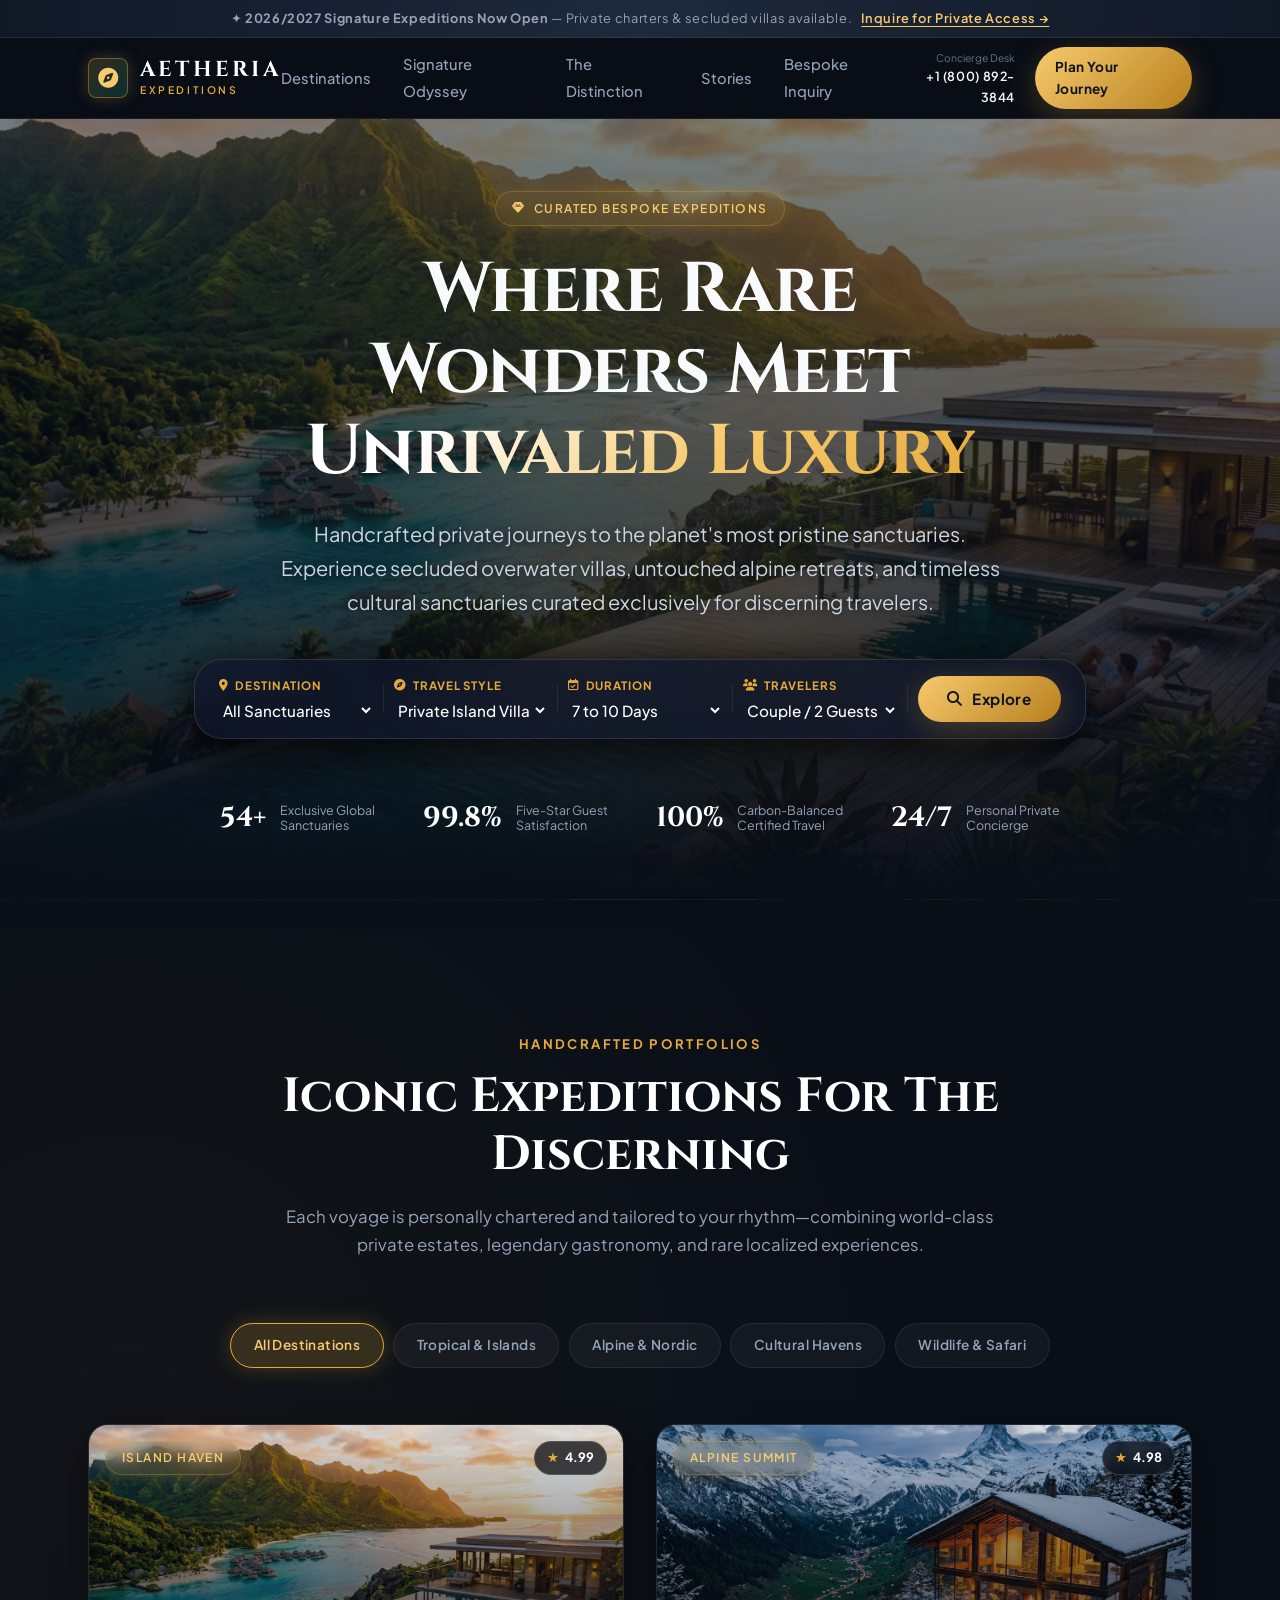
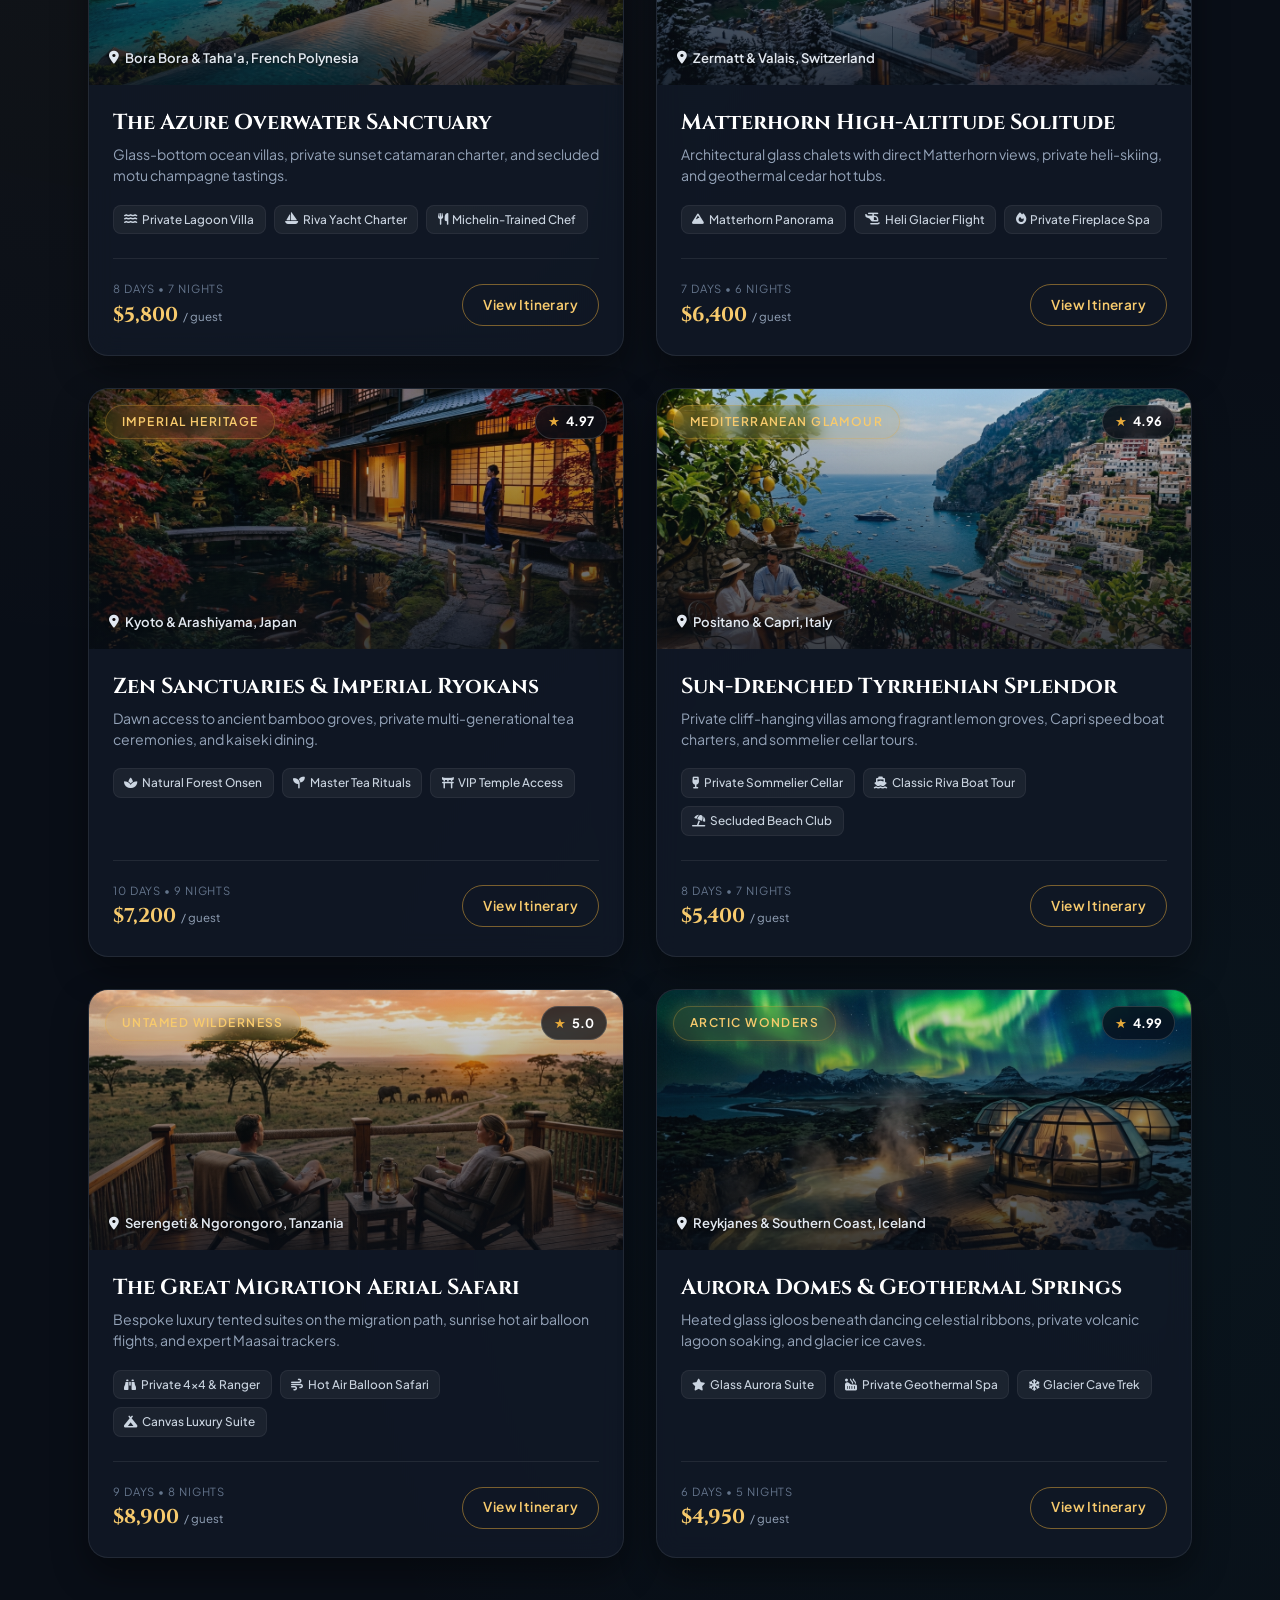
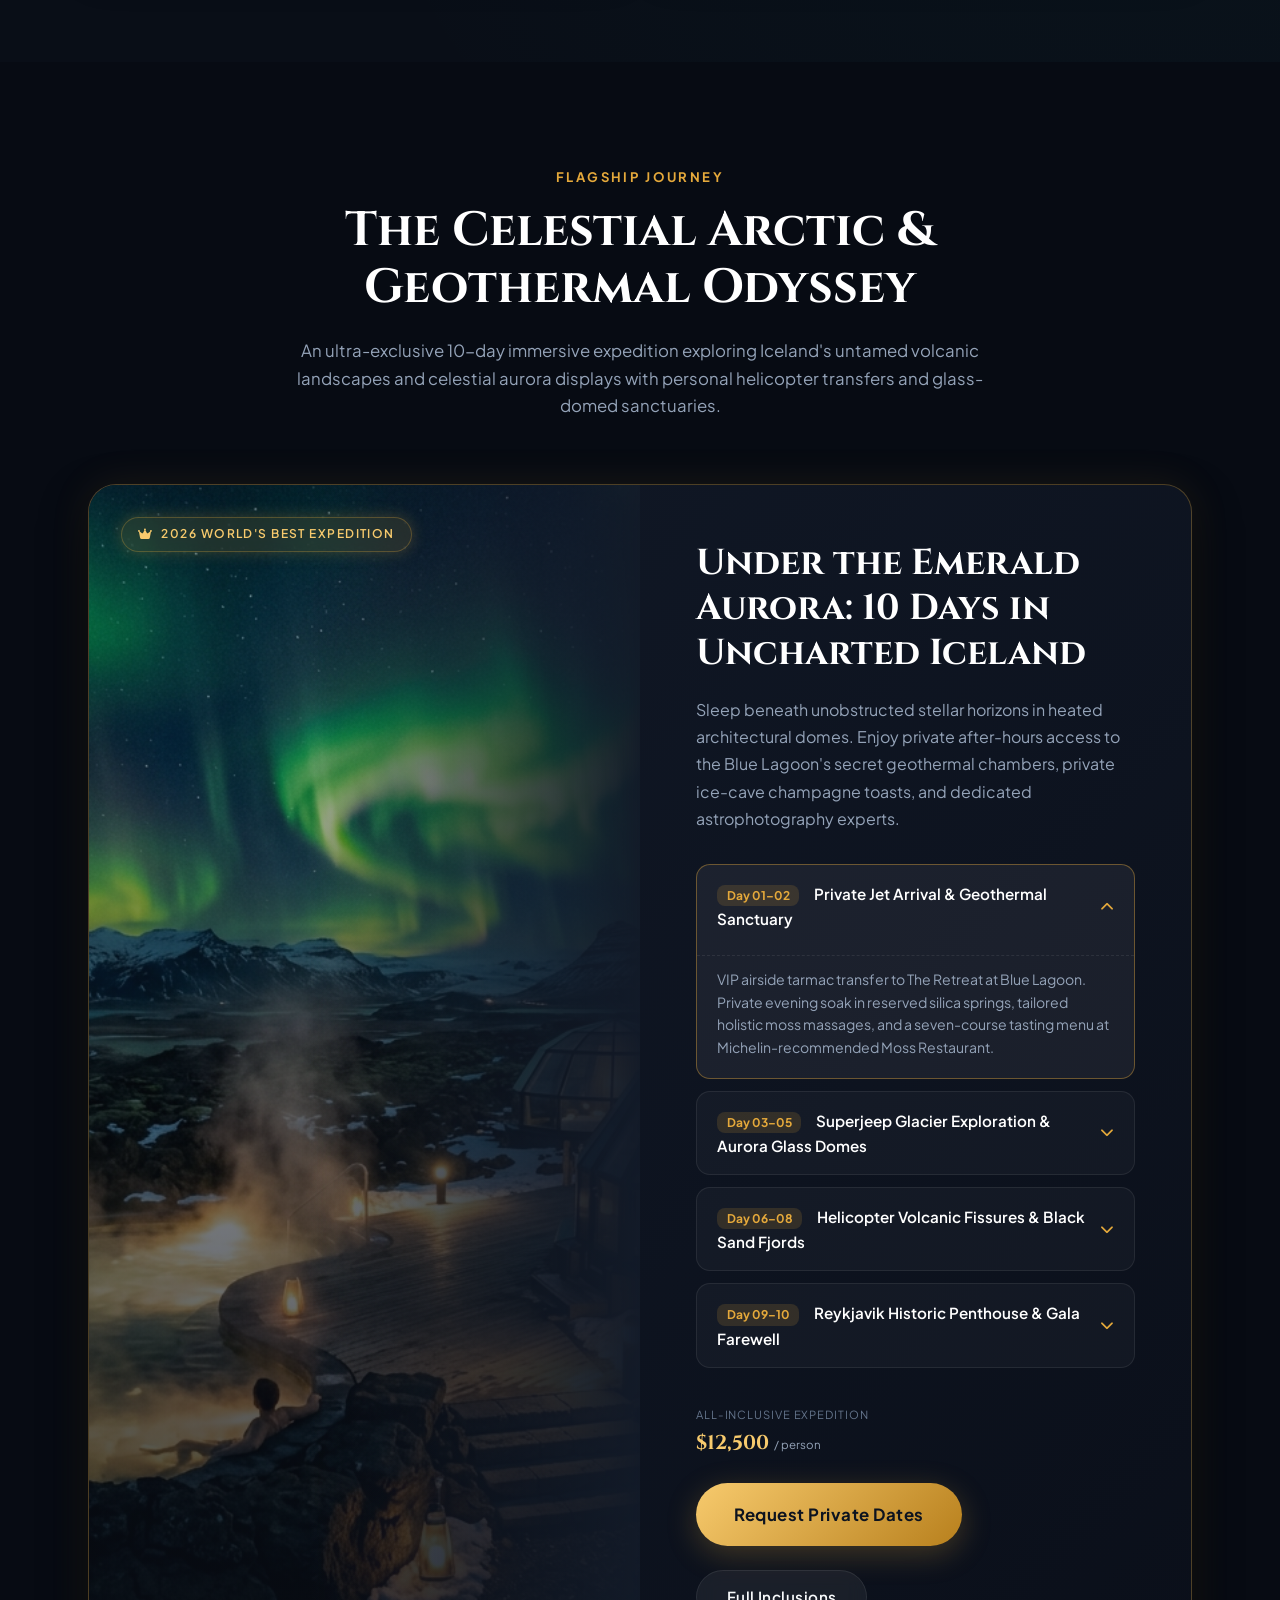
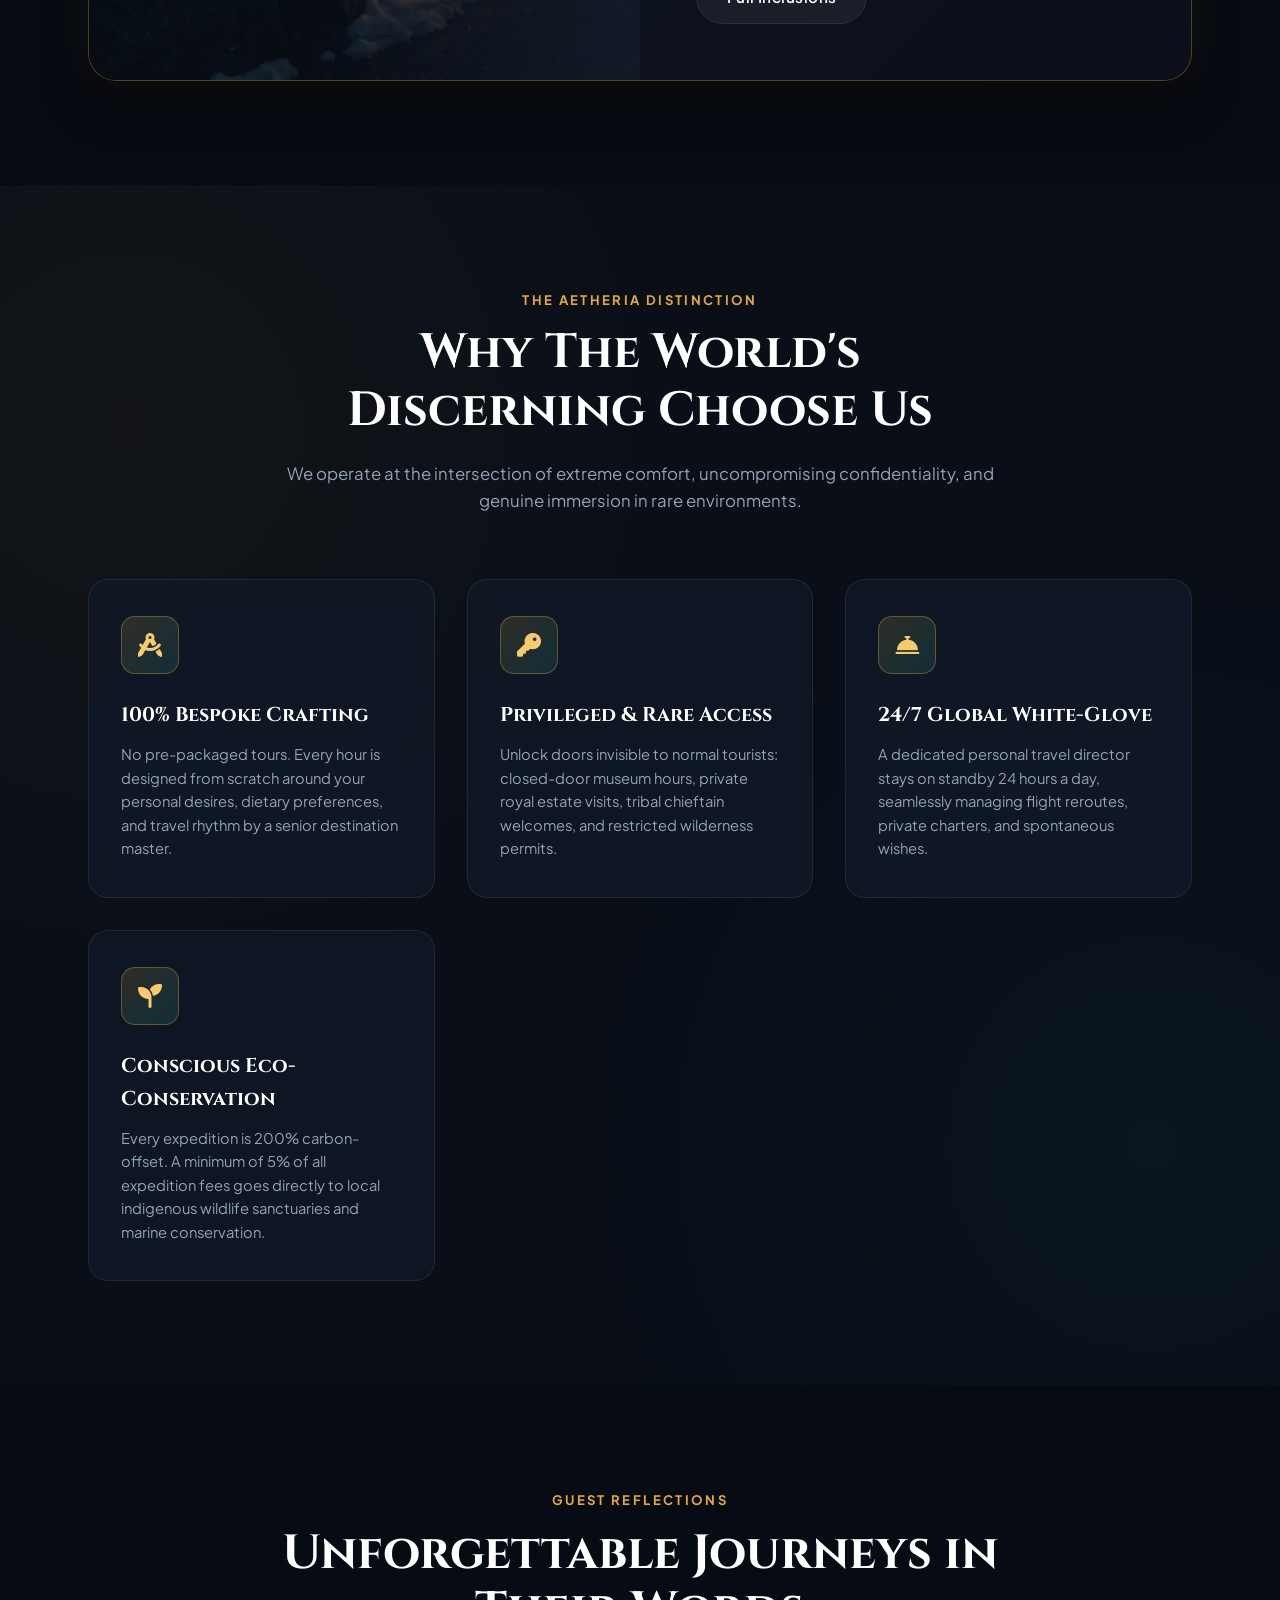
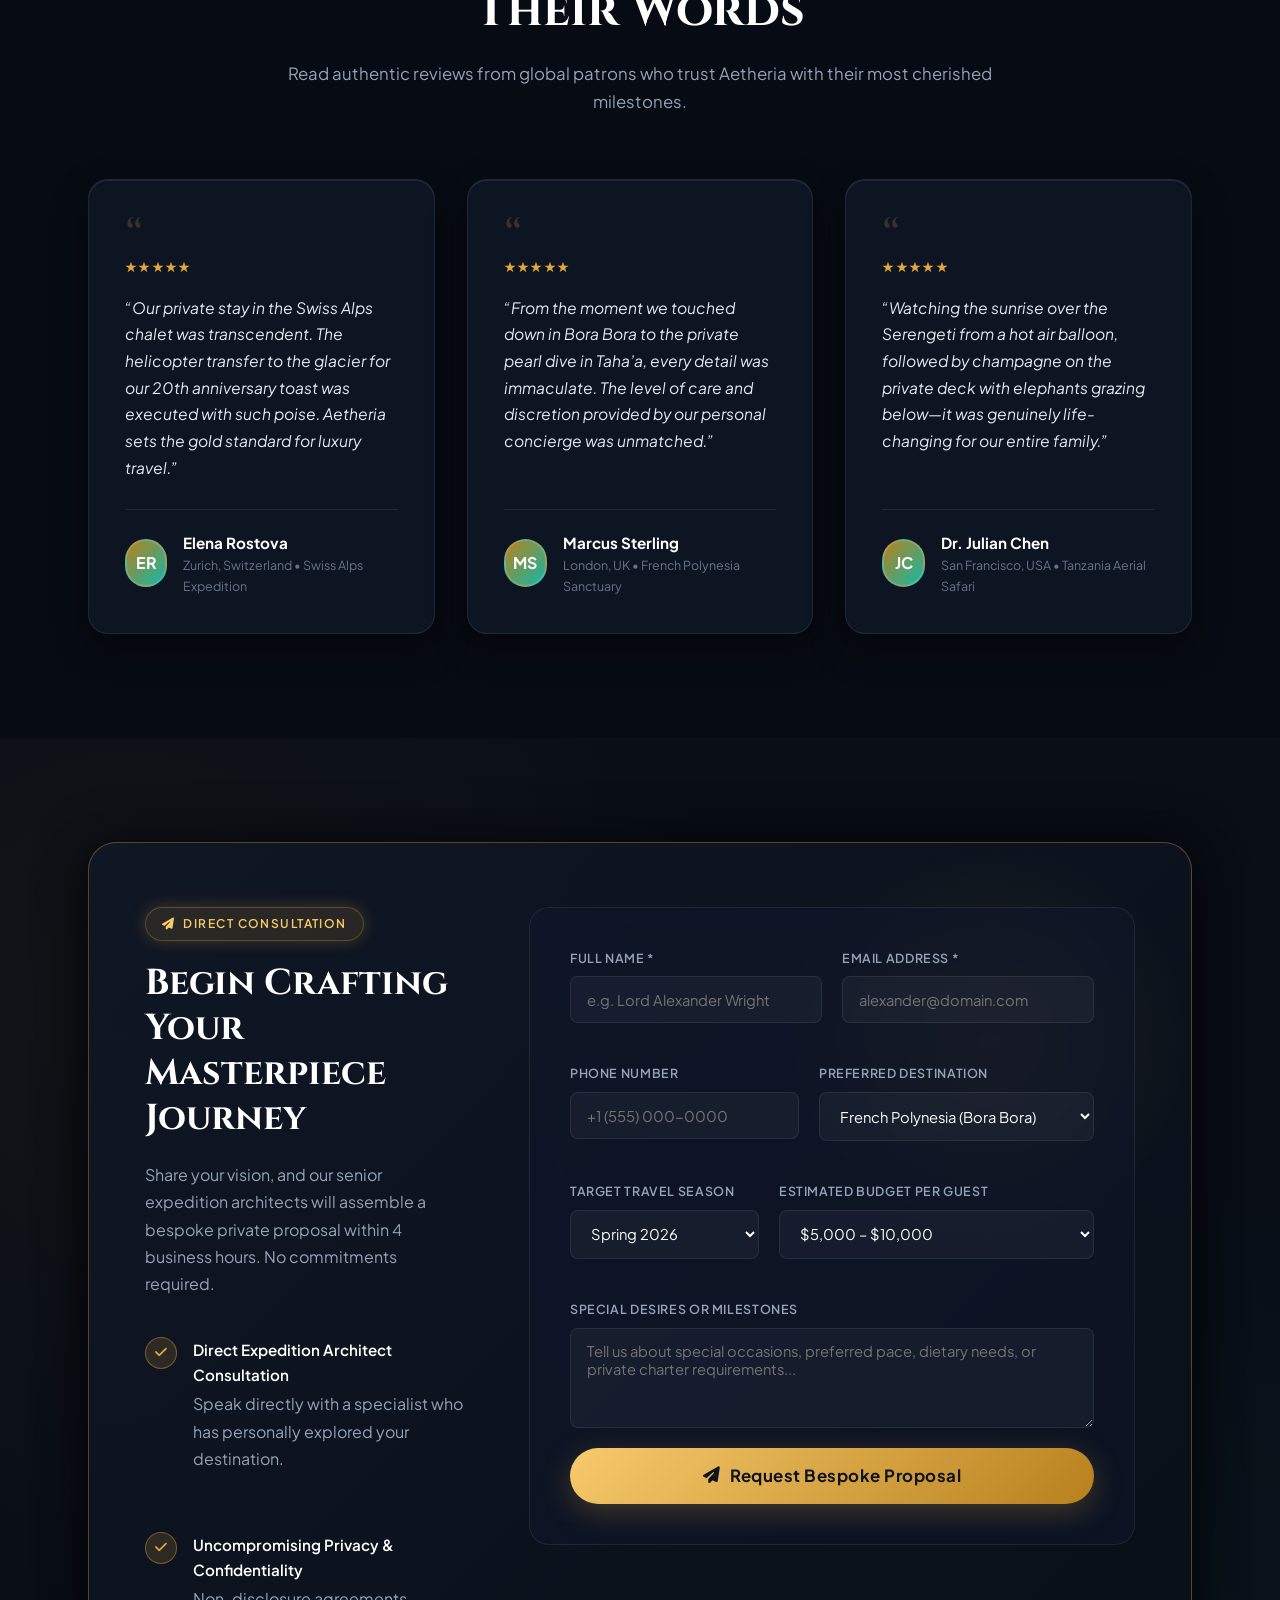
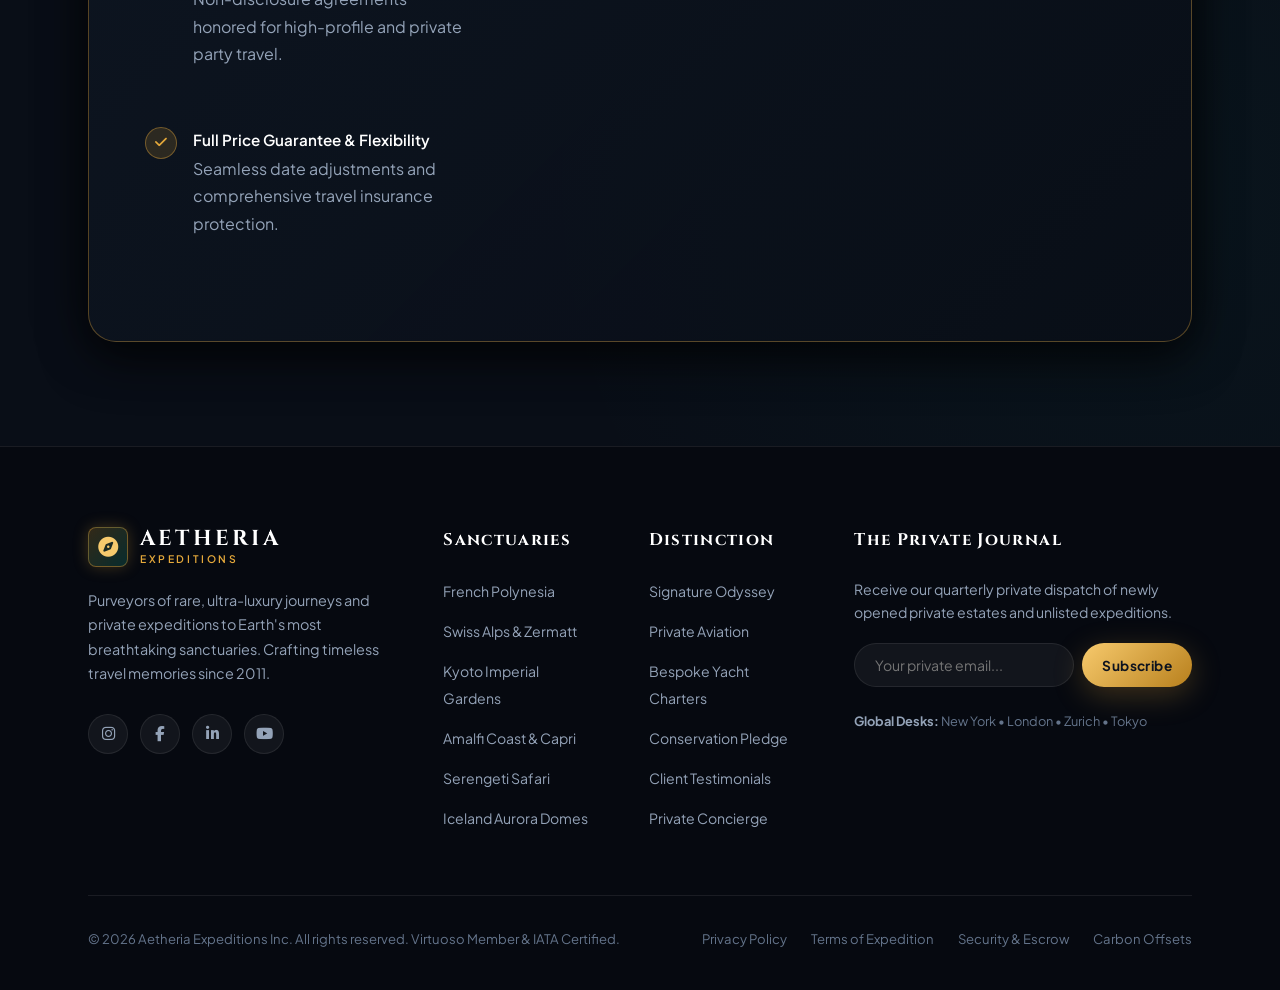
<file: index.html>
<!DOCTYPE html>
<html lang="en">
<head>
  <meta charset="UTF-8">
  <meta name="viewport" content="width=device-width, initial-scale=1.0">
  <title>AETHERIA EXPEDITIONS | Curated Luxury Travel & Bespoke Journeys</title>
  
  <!-- SEO Meta Tags -->
  <meta name="description" content="Aetheria Expeditions crafts bespoke, ultra-luxury journeys and private expeditions to the world's most breathtaking sanctuaries. Experience unforgettable travel.">
  <meta name="keywords" content="luxury travel agency, bespoke journeys, private expeditions, Bora Bora luxury, Swiss Alps chalet, Serengeti safari, Iceland aurora">
  
  <!-- Open Graph Meta Tags -->
  <meta property="og:title" content="AETHERIA EXPEDITIONS | Curated Luxury Travel">
  <meta property="og:description" content="Bespoke luxury expeditions to the world's most pristine and secluded havens.">
  <meta property="og:type" content="website">
  <meta property="og:image" content="images/hero.jpg">

  <!-- Favicon -->
  <link rel="icon" href="data:image/svg+xml,<svg xmlns=%22http://www.w3.org/2000/svg%22 viewBox=%220 0 100 100%22><text y=%22.9em%22 font-size=%2290%22>🧭</text></svg>">

  <!-- Font Awesome Icons CDN -->
  <link rel="stylesheet" href="https://cdnjs.cloudflare.com/ajax/libs/font-awesome/6.5.1/css/all.min.css" integrity="sha512-DTOQO9RWCH3ppGqcWaEA1BIZOC6xxalwEsw9c2QQeAIftl+Vegovlnee1c9QX4TctnWMn13TZye+giMm8e2LwA==" crossorigin="anonymous" referrerpolicy="no-referrer">

  <!-- Stylesheet -->
  <link rel="stylesheet" href="style.css">
</head>
<body>

  <!-- Top Announcement Bar -->
  <div class="announcement-bar">
    <div class="container">
      <span>✦ <strong>2026/2027 Signature Expeditions Now Open</strong> — Private charters & secluded villas available.</span>
      <a href="#inquiry">Inquire for Private Access →</a>
    </div>
  </div>

  <!-- Header Navigation -->
  <header class="site-header">
    <div class="container nav-container">
      <!-- Brand Logo -->
      <a href="#" class="brand-logo" id="logo">
        <div class="brand-icon">
          <i class="fa-solid fa-compass"></i>
        </div>
        <div class="brand-text">
          <span class="brand-title">AETHERIA</span>
          <span class="brand-tagline">Expeditions</span>
        </div>
      </a>

      <!-- Pure CSS Mobile Hamburger Toggle -->
      <input type="checkbox" id="nav-toggle" class="nav-toggle-input" aria-label="Toggle navigation menu">
      <label for="nav-toggle" class="nav-toggle-label" id="hamburger-menu">
        <span></span>
        <span></span>
        <span></span>
      </label>

      <!-- Navigation Links -->
      <nav>
        <ul class="nav-links">
          <li><a href="#destinations">Destinations</a></li>
          <li><a href="#signature">Signature Odyssey</a></li>
          <li><a href="#pillars">The Distinction</a></li>
          <li><a href="#testimonials">Stories</a></li>
          <li><a href="#inquiry">Bespoke Inquiry</a></li>
        </ul>
      </nav>

      <!-- Action Button & Quick Contact -->
      <div class="nav-actions">
        <div class="nav-contact-quick">
          <small>Concierge Desk</small>
          <span>+1 (800) 892-3844</span>
        </div>
        <a href="#inquiry" class="btn btn-primary btn-sm">Plan Your Journey</a>
      </div>
    </div>
  </header>

  <main>
    <!-- Hero Section -->
    <section class="hero-section" id="hero">
      <div class="hero-overlay-glow"></div>
      
      <div class="container hero-content">
        <div class="hero-badge-wrap">
          <span class="badge badge-glow">
            <i class="fa-solid fa-gem"></i> Curated Bespoke Expeditions
          </span>
        </div>

        <h1 class="hero-title">
          Where Rare Wonders Meet <br>
          <span class="gradient-text">Unrivaled Luxury</span>
        </h1>

        <p class="hero-description">
          Handcrafted private journeys to the planet's most pristine sanctuaries. Experience secluded overwater villas, untouched alpine retreats, and timeless cultural sanctuaries curated exclusively for discerning travelers.
        </p>

        <!-- Expedition Finder Search Bar -->
        <div class="hero-search-card">
          <form class="search-form-grid" action="#destinations" method="GET">
            <div class="search-field">
              <label class="search-label" for="search-destination">
                <i class="fa-solid fa-location-dot"></i> Destination
              </label>
              <select id="search-destination" class="search-select" name="destination">
                <option value="all">All Sanctuaries</option>
                <option value="polynesia">French Polynesia (Bora Bora)</option>
                <option value="alps">Swiss Alps & Zermatt</option>
                <option value="kyoto">Kyoto & Arashiyama, Japan</option>
                <option value="amalfi">Amalfi Coast, Italy</option>
                <option value="serengeti">Serengeti Plains, Tanzania</option>
                <option value="iceland">Southern Fjords, Iceland</option>
              </select>
            </div>

            <div class="search-field">
              <label class="search-label" for="search-style">
                <i class="fa-solid fa-compass"></i> Travel Style
              </label>
              <select id="search-style" class="search-select" name="style">
                <option value="private-island">Private Island Villa</option>
                <option value="alpine-heli">Heli-Ski & Alpine Solitude</option>
                <option value="cultural-heritage">Imperial Heritage & Zen</option>
                <option value="safari-wildlife">Wilderness & Aerial Safari</option>
                <option value="aurora-expedition">Arctic Aurora Retreat</option>
              </select>
            </div>

            <div class="search-field">
              <label class="search-label" for="search-duration">
                <i class="fa-regular fa-calendar-check"></i> Duration
              </label>
              <select id="search-duration" class="search-select" name="duration">
                <option value="7-10">7 to 10 Days</option>
                <option value="10-14">10 to 14 Days</option>
                <option value="14-plus">2+ Weeks (Grand Tour)</option>
                <option value="custom">Custom Itinerary</option>
              </select>
            </div>

            <div class="search-field">
              <label class="search-label" for="search-travelers">
                <i class="fa-solid fa-users"></i> Travelers
              </label>
              <select id="search-travelers" class="search-select" name="travelers">
                <option value="couple">Couple / 2 Guests</option>
                <option value="solo">Solo Explorer</option>
                <option value="family">Private Family (3-6)</option>
                <option value="charter">Private Group Charter</option>
              </select>
            </div>

            <div class="search-btn-wrap">
              <button type="submit" class="btn btn-primary" id="search-btn">
                <i class="fa-solid fa-magnifying-glass"></i> Explore
              </button>
            </div>
          </form>
        </div>

        <!-- Trust Stats Bar -->
        <div class="hero-stats-row">
          <div class="hero-stat-item">
            <span class="hero-stat-num text-gold">54+</span>
            <span class="hero-stat-desc">Exclusive Global<br>Sanctuaries</span>
          </div>
          <div class="hero-stat-item">
            <span class="hero-stat-num text-gold">99.8%</span>
            <span class="hero-stat-desc">Five-Star Guest<br>Satisfaction</span>
          </div>
          <div class="hero-stat-item">
            <span class="hero-stat-num text-gold">100%</span>
            <span class="hero-stat-desc">Carbon-Balanced<br>Certified Travel</span>
          </div>
          <div class="hero-stat-item">
            <span class="hero-stat-num text-gold">24/7</span>
            <span class="hero-stat-desc">Personal Private<br>Concierge</span>
          </div>
        </div>

      </div>
    </section>

    <!-- Curated Destinations Grid -->
    <section class="section section-pattern" id="destinations">
      <div class="container">
        
        <div class="section-header">
          <span class="section-subtitle">Handcrafted Portfolios</span>
          <h2 class="section-title">Iconic Expeditions For The Discerning</h2>
          <p class="section-desc">
            Each voyage is personally chartered and tailored to your rhythm—combining world-class private estates, legendary gastronomy, and rare localized experiences.
          </p>
        </div>

        <!-- Pure CSS Filter Pills -->
        <div class="filter-container">
          <a href="#destinations" class="filter-btn active">All Destinations</a>
          <a href="#destinations" class="filter-btn">Tropical & Islands</a>
          <a href="#destinations" class="filter-btn">Alpine & Nordic</a>
          <a href="#destinations" class="filter-btn">Cultural Havens</a>
          <a href="#destinations" class="filter-btn">Wildlife & Safari</a>
        </div>

        <!-- Grid of 6 Featured Destinations -->
        <div class="destinations-grid">

          <!-- Destination 1: Bora Bora -->
          <article class="dest-card" id="card-borabora">
            <div class="dest-image-wrap">
              <img src="images/hero.jpg" alt="Luxury overwater villa in Bora Bora lagoon" class="dest-image" loading="lazy">
              <div class="dest-image-gradient"></div>
              <span class="badge badge-glow dest-badge-top">Island Haven</span>
              <div class="dest-rating">
                <span>★</span> 4.99
              </div>
              <div class="dest-location-tag">
                <i class="fa-solid fa-location-dot"></i> Bora Bora & Taha'a, French Polynesia
              </div>
            </div>
            <div class="dest-content">
              <h3 class="dest-title">The Azure Overwater Sanctuary</h3>
              <p class="dest-tagline">Glass-bottom ocean villas, private sunset catamaran charter, and secluded motu champagne tastings.</p>
              
              <ul class="dest-features-list">
                <li class="dest-feature-tag"><i class="fa-solid fa-water"></i> Private Lagoon Villa</li>
                <li class="dest-feature-tag"><i class="fa-solid fa-sailboat"></i> Riva Yacht Charter</li>
                <li class="dest-feature-tag"><i class="fa-solid fa-utensils"></i> Michelin-Trained Chef</li>
              </ul>

              <div class="dest-footer">
                <div class="dest-pricing">
                  <span class="dest-price-label">8 Days • 7 Nights</span>
                  <span class="dest-price-val">$5,800 <span class="dest-price-unit">/ guest</span></span>
                </div>
                <a href="#modal-borabora" class="btn btn-outline-gold btn-sm">View Itinerary</a>
              </div>
            </div>
          </article>

          <!-- Destination 2: Swiss Alps -->
          <article class="dest-card" id="card-alps">
            <div class="dest-image-wrap">
              <img src="images/alps.jpg" alt="Luxury Alpine chalet in Zermatt Swiss Alps" class="dest-image" loading="lazy">
              <div class="dest-image-gradient"></div>
              <span class="badge badge-glow dest-badge-top">Alpine Summit</span>
              <div class="dest-rating">
                <span>★</span> 4.98
              </div>
              <div class="dest-location-tag">
                <i class="fa-solid fa-location-dot"></i> Zermatt & Valais, Switzerland
              </div>
            </div>
            <div class="dest-content">
              <h3 class="dest-title">Matterhorn High-Altitude Solitude</h3>
              <p class="dest-tagline">Architectural glass chalets with direct Matterhorn views, private heli-skiing, and geothermal cedar hot tubs.</p>
              
              <ul class="dest-features-list">
                <li class="dest-feature-tag"><i class="fa-solid fa-mountain"></i> Matterhorn Panorama</li>
                <li class="dest-feature-tag"><i class="fa-solid fa-helicopter"></i> Heli Glacier Flight</li>
                <li class="dest-feature-tag"><i class="fa-solid fa-fire"></i> Private Fireplace Spa</li>
              </ul>

              <div class="dest-footer">
                <div class="dest-pricing">
                  <span class="dest-price-label">7 Days • 6 Nights</span>
                  <span class="dest-price-val">$6,400 <span class="dest-price-unit">/ guest</span></span>
                </div>
                <a href="#modal-alps" class="btn btn-outline-gold btn-sm">View Itinerary</a>
              </div>
            </div>
          </article>

          <!-- Destination 3: Kyoto Japan -->
          <article class="dest-card" id="card-kyoto">
            <div class="dest-image-wrap">
              <img src="images/kyoto.jpg" alt="Traditional luxury ryokan garden in Kyoto" class="dest-image" loading="lazy">
              <div class="dest-image-gradient"></div>
              <span class="badge badge-glow dest-badge-top">Imperial Heritage</span>
              <div class="dest-rating">
                <span>★</span> 4.97
              </div>
              <div class="dest-location-tag">
                <i class="fa-solid fa-location-dot"></i> Kyoto & Arashiyama, Japan
              </div>
            </div>
            <div class="dest-content">
              <h3 class="dest-title">Zen Sanctuaries & Imperial Ryokans</h3>
              <p class="dest-tagline">Dawn access to ancient bamboo groves, private multi-generational tea ceremonies, and kaiseki dining.</p>
              
              <ul class="dest-features-list">
                <li class="dest-feature-tag"><i class="fa-solid fa-spa"></i> Natural Forest Onsen</li>
                <li class="dest-feature-tag"><i class="fa-solid fa-seedling"></i> Master Tea Rituals</li>
                <li class="dest-feature-tag"><i class="fa-solid fa-torii-gate"></i> VIP Temple Access</li>
              </ul>

              <div class="dest-footer">
                <div class="dest-pricing">
                  <span class="dest-price-label">10 Days • 9 Nights</span>
                  <span class="dest-price-val">$7,200 <span class="dest-price-unit">/ guest</span></span>
                </div>
                <a href="#modal-kyoto" class="btn btn-outline-gold btn-sm">View Itinerary</a>
              </div>
            </div>
          </article>

          <!-- Destination 4: Amalfi Coast -->
          <article class="dest-card" id="card-amalfi">
            <div class="dest-image-wrap">
              <img src="images/amalfi.jpg" alt="Cliffside terrace in Positano Amalfi Coast" class="dest-image" loading="lazy">
              <div class="dest-image-gradient"></div>
              <span class="badge badge-glow dest-badge-top">Mediterranean Glamour</span>
              <div class="dest-rating">
                <span>★</span> 4.96
              </div>
              <div class="dest-location-tag">
                <i class="fa-solid fa-location-dot"></i> Positano & Capri, Italy
              </div>
            </div>
            <div class="dest-content">
              <h3 class="dest-title">Sun-Drenched Tyrrhenian Splendor</h3>
              <p class="dest-tagline">Private cliff-hanging villas among fragrant lemon groves, Capri speed boat charters, and sommelier cellar tours.</p>
              
              <ul class="dest-features-list">
                <li class="dest-feature-tag"><i class="fa-solid fa-wine-glass"></i> Private Sommelier Cellar</li>
                <li class="dest-feature-tag"><i class="fa-solid fa-ship"></i> Classic Riva Boat Tour</li>
                <li class="dest-feature-tag"><i class="fa-solid fa-umbrella-beach"></i> Secluded Beach Club</li>
              </ul>

              <div class="dest-footer">
                <div class="dest-pricing">
                  <span class="dest-price-label">8 Days • 7 Nights</span>
                  <span class="dest-price-val">$5,400 <span class="dest-price-unit">/ guest</span></span>
                </div>
                <a href="#modal-amalfi" class="btn btn-outline-gold btn-sm">View Itinerary</a>
              </div>
            </div>
          </article>

          <!-- Destination 5: Serengeti Safari -->
          <article class="dest-card" id="card-safari">
            <div class="dest-image-wrap">
              <img src="images/safari.jpg" alt="Luxury Serengeti safari lodge deck at sunset" class="dest-image" loading="lazy">
              <div class="dest-image-gradient"></div>
              <span class="badge badge-glow dest-badge-top">Untamed Wilderness</span>
              <div class="dest-rating">
                <span>★</span> 5.0
              </div>
              <div class="dest-location-tag">
                <i class="fa-solid fa-location-dot"></i> Serengeti & Ngorongoro, Tanzania
              </div>
            </div>
            <div class="dest-content">
              <h3 class="dest-title">The Great Migration Aerial Safari</h3>
              <p class="dest-tagline">Bespoke luxury tented suites on the migration path, sunrise hot air balloon flights, and expert Maasai trackers.</p>
              
              <ul class="dest-features-list">
                <li class="dest-feature-tag"><i class="fa-solid fa-binoculars"></i> Private 4x4 & Ranger</li>
                <li class="dest-feature-tag"><i class="fa-solid fa-wind"></i> Hot Air Balloon Safari</li>
                <li class="dest-feature-tag"><i class="fa-solid fa-campground"></i> Canvas Luxury Suite</li>
              </ul>

              <div class="dest-footer">
                <div class="dest-pricing">
                  <span class="dest-price-label">9 Days • 8 Nights</span>
                  <span class="dest-price-val">$8,900 <span class="dest-price-unit">/ guest</span></span>
                </div>
                <a href="#modal-safari" class="btn btn-outline-gold btn-sm">View Itinerary</a>
              </div>
            </div>
          </article>

          <!-- Destination 6: Iceland Aurora -->
          <article class="dest-card" id="card-iceland">
            <div class="dest-image-wrap">
              <img src="images/iceland.jpg" alt="Glass igloo under Northern Lights in Iceland" class="dest-image" loading="lazy">
              <div class="dest-image-gradient"></div>
              <span class="badge badge-glow dest-badge-top">Arctic Wonders</span>
              <div class="dest-rating">
                <span>★</span> 4.99
              </div>
              <div class="dest-location-tag">
                <i class="fa-solid fa-location-dot"></i> Reykjanes & Southern Coast, Iceland
              </div>
            </div>
            <div class="dest-content">
              <h3 class="dest-title">Aurora Domes & Geothermal Springs</h3>
              <p class="dest-tagline">Heated glass igloos beneath dancing celestial ribbons, private volcanic lagoon soaking, and glacier ice caves.</p>
              
              <ul class="dest-features-list">
                <li class="dest-feature-tag"><i class="fa-solid fa-star"></i> Glass Aurora Suite</li>
                <li class="dest-feature-tag"><i class="fa-solid fa-hot-tub-person"></i> Private Geothermal Spa</li>
                <li class="dest-feature-tag"><i class="fa-solid fa-snowflake"></i> Glacier Cave Trek</li>
              </ul>

              <div class="dest-footer">
                <div class="dest-pricing">
                  <span class="dest-price-label">6 Days • 5 Nights</span>
                  <span class="dest-price-val">$4,950 <span class="dest-price-unit">/ guest</span></span>
                </div>
                <a href="#modal-iceland" class="btn btn-outline-gold btn-sm">View Itinerary</a>
              </div>
            </div>
          </article>

        </div>
      </div>
    </section>

    <!-- Signature Odyssey Spotlight Section -->
    <section class="section section-dark" id="signature">
      <div class="container">
        
        <div class="section-header">
          <span class="section-subtitle">Flagship Journey</span>
          <h2 class="section-title">The Celestial Arctic & Geothermal Odyssey</h2>
          <p class="section-desc">
            An ultra-exclusive 10-day immersive expedition exploring Iceland's untamed volcanic landscapes and celestial aurora displays with personal helicopter transfers and glass-domed sanctuaries.
          </p>
        </div>

        <div class="spotlight-card">
          <!-- Spotlight Media -->
          <div class="spotlight-media">
            <img src="images/iceland.jpg" alt="Flagship Arctic Aurora Odyssey" loading="lazy">
            <div class="spotlight-media-overlay"></div>
            <span class="badge badge-glow spotlight-media-badge">
              <i class="fa-solid fa-crown"></i> 2026 World's Best Expedition
            </span>
          </div>

          <!-- Spotlight Content & Interactive Itinerary Accordion -->
          <div class="spotlight-content">
            <h3 class="spotlight-headline">Under the Emerald Aurora: 10 Days in Uncharted Iceland</h3>
            <p class="spotlight-desc">
              Sleep beneath unobstructed stellar horizons in heated architectural domes. Enjoy private after-hours access to the Blue Lagoon's secret geothermal chambers, private ice-cave champagne toasts, and dedicated astrophotography experts.
            </p>

            <!-- Pure CSS Interactive Accordion (<details>/<summary>) -->
            <div class="accordion-group">
              
              <details class="accordion-item" open>
                <summary class="accordion-header">
                  <div>
                    <span class="accordion-day-badge">Day 01–02</span>
                    Private Jet Arrival & Geothermal Sanctuary
                  </div>
                  <i class="fa-solid fa-chevron-down accordion-header-icon"></i>
                </summary>
                <div class="accordion-body">
                  VIP airside tarmac transfer to The Retreat at Blue Lagoon. Private evening soak in reserved silica springs, tailored holistic moss massages, and a seven-course tasting menu at Michelin-recommended Moss Restaurant.
                </div>
              </details>

              <details class="accordion-item">
                <summary class="accordion-header">
                  <div>
                    <span class="accordion-day-badge">Day 03–05</span>
                    Superjeep Glacier Exploration & Aurora Glass Domes
                  </div>
                  <i class="fa-solid fa-chevron-down accordion-header-icon"></i>
                </summary>
                <div class="accordion-body">
                  Specially built monster superjeeps navigate deep onto Langjökull Glacier to explore private crystalline blue ice caves. Check-in to secluded panoramic glass igloos engineered for pristine Northern Lights observation.
                </div>
              </details>

              <details class="accordion-item">
                <summary class="accordion-header">
                  <div>
                    <span class="accordion-day-badge">Day 06–08</span>
                    Helicopter Volcanic Fissures & Black Sand Fjords
                  </div>
                  <i class="fa-solid fa-chevron-down accordion-header-icon"></i>
                </summary>
                <div class="accordion-body">
                  Soar over eruptive volcanic craters and touch down on remote peaks inaccessible by land. Private zodiac sailings among the towering crystal icebergs of Jökulsárlón glacier lagoon.
                </div>
              </details>

              <details class="accordion-item">
                <summary class="accordion-header">
                  <div>
                    <span class="accordion-day-badge">Day 09–10</span>
                    Reykjavik Historic Penthouse & Gala Farewell
                  </div>
                  <i class="fa-solid fa-chevron-down accordion-header-icon"></i>
                </summary>
                <div class="accordion-body">
                  Exclusive private buyout of the Old Harbor luxury loft, private modern art gallery tour, and private Viking culinary feast prepared by Iceland's leading master chef.
                </div>
              </details>

            </div>

            <!-- Pricing & Reserve CTA -->
            <div class="spotlight-actions">
              <div>
                <span class="dest-price-label">All-Inclusive Expedition</span>
                <div class="dest-price-val">$12,500 <span class="dest-price-unit">/ person</span></div>
              </div>
              <a href="#inquiry" class="btn btn-primary btn-lg">Request Private Dates</a>
              <a href="#modal-iceland" class="btn btn-secondary">Full Inclusions</a>
            </div>

          </div>
        </div>

      </div>
    </section>

    <!-- The Aetheria Distinction (Why Us) -->
    <section class="section section-pattern" id="pillars">
      <div class="container">
        
        <div class="section-header">
          <span class="section-subtitle">The Aetheria Distinction</span>
          <h2 class="section-title">Why The World's Discerning Choose Us</h2>
          <p class="section-desc">
            We operate at the intersection of extreme comfort, uncompromising confidentiality, and genuine immersion in rare environments.
          </p>
        </div>

        <div class="pillars-grid">
          
          <div class="pillar-card">
            <div class="pillar-icon-box">
              <i class="fa-solid fa-compass-drafting"></i>
            </div>
            <h3 class="pillar-title">100% Bespoke Crafting</h3>
            <p class="pillar-desc">
              No pre-packaged tours. Every hour is designed from scratch around your personal desires, dietary preferences, and travel rhythm by a senior destination master.
            </p>
          </div>

          <div class="pillar-card">
            <div class="pillar-icon-box">
              <i class="fa-solid fa-key"></i>
            </div>
            <h3 class="pillar-title">Privileged & Rare Access</h3>
            <p class="pillar-desc">
              Unlock doors invisible to normal tourists: closed-door museum hours, private royal estate visits, tribal chieftain welcomes, and restricted wilderness permits.
            </p>
          </div>

          <div class="pillar-card">
            <div class="pillar-icon-box">
              <i class="fa-solid fa-bell-concierge"></i>
            </div>
            <h3 class="pillar-title">24/7 Global White-Glove</h3>
            <p class="pillar-desc">
              A dedicated personal travel director stays on standby 24 hours a day, seamlessly managing flight reroutes, private charters, and spontaneous wishes.
            </p>
          </div>

          <div class="pillar-card">
            <div class="pillar-icon-box">
              <i class="fa-solid fa-seedling"></i>
            </div>
            <h3 class="pillar-title">Conscious Eco-Conservation</h3>
            <p class="pillar-desc">
              Every expedition is 200% carbon-offset. A minimum of 5% of all expedition fees goes directly to local indigenous wildlife sanctuaries and marine conservation.
            </p>
          </div>

        </div>

      </div>
    </section>

    <!-- Traveler Stories / Testimonials -->
    <section class="section section-dark" id="testimonials">
      <div class="container">
        
        <div class="section-header">
          <span class="section-subtitle">Guest Reflections</span>
          <h2 class="section-title">Unforgettable Journeys in Their Words</h2>
          <p class="section-desc">
            Read authentic reviews from global patrons who trust Aetheria with their most cherished milestones.
          </p>
        </div>

        <div class="testimonials-grid">
          
          <div class="testimonial-card">
            <div class="quote-mark">“</div>
            <div class="testimonial-stars">★★★★★</div>
            <p class="testimonial-text">
              “Our private stay in the Swiss Alps chalet was transcendent. The helicopter transfer to the glacier for our 20th anniversary toast was executed with such poise. Aetheria sets the gold standard for luxury travel.”
            </p>
            <div class="testimonial-author-row">
              <div class="author-avatar">ER</div>
              <div class="author-info">
                <span class="author-name">Elena Rostova</span>
                <span class="author-role">Zurich, Switzerland • Swiss Alps Expedition</span>
              </div>
            </div>
          </div>

          <div class="testimonial-card">
            <div class="quote-mark">“</div>
            <div class="testimonial-stars">★★★★★</div>
            <p class="testimonial-text">
              “From the moment we touched down in Bora Bora to the private pearl dive in Taha’a, every detail was immaculate. The level of care and discretion provided by our personal concierge was unmatched.”
            </p>
            <div class="testimonial-author-row">
              <div class="author-avatar">MS</div>
              <div class="author-info">
                <span class="author-name">Marcus Sterling</span>
                <span class="author-role">London, UK • French Polynesia Sanctuary</span>
              </div>
            </div>
          </div>

          <div class="testimonial-card">
            <div class="quote-mark">“</div>
            <div class="testimonial-stars">★★★★★</div>
            <p class="testimonial-text">
              “Watching the sunrise over the Serengeti from a hot air balloon, followed by champagne on the private deck with elephants grazing below—it was genuinely life-changing for our entire family.”
            </p>
            <div class="testimonial-author-row">
              <div class="author-avatar">JC</div>
              <div class="author-info">
                <span class="author-name">Dr. Julian Chen</span>
                <span class="author-role">San Francisco, USA • Tanzania Aerial Safari</span>
              </div>
            </div>
          </div>

        </div>

      </div>
    </section>

    <!-- Bespoke Inquiry & Booking Form Section -->
    <section class="section section-pattern" id="inquiry">
      <div class="container">
        
        <div class="inquiry-wrapper">
          <div class="inquiry-grid">
            
            <div class="inquiry-content">
              <span class="badge badge-glow" style="margin-bottom: 1.25rem;">
                <i class="fa-solid fa-paper-plane"></i> Direct Consultation
              </span>
              <h3>Begin Crafting Your Masterpiece Journey</h3>
              <p>
                Share your vision, and our senior expedition architects will assemble a bespoke private proposal within 4 business hours. No commitments required.
              </p>

              <ul class="inquiry-perks-list">
                <li class="inquiry-perk-item">
                  <div class="inquiry-perk-icon"><i class="fa-solid fa-check"></i></div>
                  <div>
                    <h4 class="inquiry-perk-title">Direct Expedition Architect Consultation</h4>
                    <p class="inquiry-perk-desc">Speak directly with a specialist who has personally explored your destination.</p>
                  </div>
                </li>
                <li class="inquiry-perk-item">
                  <div class="inquiry-perk-icon"><i class="fa-solid fa-check"></i></div>
                  <div>
                    <h4 class="inquiry-perk-title">Uncompromising Privacy & Confidentiality</h4>
                    <p class="inquiry-perk-desc">Non-disclosure agreements honored for high-profile and private party travel.</p>
                  </div>
                </li>
                <li class="inquiry-perk-item">
                  <div class="inquiry-perk-icon"><i class="fa-solid fa-check"></i></div>
                  <div>
                    <h4 class="inquiry-perk-title">Full Price Guarantee & Flexibility</h4>
                    <p class="inquiry-perk-desc">Seamless date adjustments and comprehensive travel insurance protection.</p>
                  </div>
                </li>
              </ul>
            </div>

            <!-- Inquiry Form -->
            <form class="inquiry-form" action="#inquiry" method="POST">
              
              <div class="form-row">
                <div class="form-group">
                  <label class="form-label" for="guest-name">Full Name *</label>
                  <input type="text" id="guest-name" class="form-control" placeholder="e.g. Lord Alexander Wright" required>
                </div>
                <div class="form-group">
                  <label class="form-label" for="guest-email">Email Address *</label>
                  <input type="email" id="guest-email" class="form-control" placeholder="alexander@domain.com" required>
                </div>
              </div>

              <div class="form-row">
                <div class="form-group">
                  <label class="form-label" for="guest-phone">Phone Number</label>
                  <input type="tel" id="guest-phone" class="form-control" placeholder="+1 (555) 000-0000">
                </div>
                <div class="form-group">
                  <label class="form-label" for="guest-destination">Preferred Destination</label>
                  <select id="guest-destination" class="form-control">
                    <option value="polynesia">French Polynesia (Bora Bora)</option>
                    <option value="alps">Swiss Alps & Zermatt</option>
                    <option value="kyoto">Kyoto & Tokyo, Japan</option>
                    <option value="amalfi">Amalfi Coast & Capri, Italy</option>
                    <option value="serengeti">Serengeti Safari, Tanzania</option>
                    <option value="iceland">Iceland Aurora Expedition</option>
                    <option value="other">Bespoke Multi-Country Itinerary</option>
                  </select>
                </div>
              </div>

              <div class="form-row">
                <div class="form-group">
                  <label class="form-label" for="guest-date">Target Travel Season</label>
                  <select id="guest-date" class="form-control">
                    <option value="spring-2026">Spring 2026</option>
                    <option value="summer-2026">Summer 2026</option>
                    <option value="autumn-2026">Autumn / Fall 2026</option>
                    <option value="winter-2026-27">Winter 2026 / 2027</option>
                    <option value="2027-later">2027 or Beyond</option>
                  </select>
                </div>
                <div class="form-group">
                  <label class="form-label" for="guest-budget">Estimated Budget Per Guest</label>
                  <select id="guest-budget" class="form-control">
                    <option value="5k-10k">$5,000 – $10,000</option>
                    <option value="10k-20k">$10,000 – $20,000</option>
                    <option value="20k-50k">$20,000 – $50,000</option>
                    <option value="unlimited">Ultra-High Net Worth / Private Charter</option>
                  </select>
                </div>
              </div>

              <div class="form-group">
                <label class="form-label" for="guest-notes">Special Desires or Milestones</label>
                <textarea id="guest-notes" class="form-control" placeholder="Tell us about special occasions, preferred pace, dietary needs, or private charter requirements..."></textarea>
              </div>

              <button type="submit" class="btn btn-primary btn-lg" style="width: 100%;" id="submit-inquiry">
                <i class="fa-solid fa-paper-plane"></i> Request Bespoke Proposal
              </button>

            </form>

          </div>
        </div>

      </div>
    </section>
  </main>

  <!-- Pure CSS Interactive Modals for Destinations (Targeted via #modal-id) -->
  
  <!-- Modal 1: Bora Bora -->
  <div class="modal-overlay" id="modal-borabora">
    <div class="modal-card">
      <a href="#destinations" class="modal-close-btn" aria-label="Close modal">&times;</a>
      <img src="images/hero.jpg" alt="Bora Bora Overwater Sanctuary" class="modal-header-img">
      <div class="modal-body">
        <span class="badge badge-glow" style="margin-bottom: 0.75rem;">French Polynesia</span>
        <h3 class="modal-title">The Azure Overwater Sanctuary</h3>
        <p class="modal-subtitle">8 Days • 7 Nights • Private Atoll Experience</p>

        <div class="modal-specs-grid">
          <div class="modal-spec-item">
            <div class="modal-spec-label">Group Size</div>
            <div class="modal-spec-val">Private Couple / Family</div>
          </div>
          <div class="modal-spec-item">
            <div class="modal-spec-label">Accommodations</div>
            <div class="modal-spec-val">End-of-Pontoon Pool Villa</div>
          </div>
          <div class="modal-spec-item">
            <div class="modal-spec-label">Starting Rate</div>
            <div class="modal-spec-val text-gold">$5,800 / guest</div>
          </div>
        </div>

        <p style="color: var(--color-text-muted); line-height: 1.7; margin-bottom: 1.5rem;">
          Hovering over the crystal clear turquoise waters of Mount Otemanu's lagoon, this bespoke retreat offers uninhibited seclusion. Includes daily catamaran sails, private black pearl farm diving, traditional Polynesian outrigger breakfast deliveries, and an exclusive candlelit dinner on a deserted motu.
        </p>

        <div style="display: flex; gap: 1rem; align-items: center;">
          <a href="#inquiry" class="btn btn-primary">Book This Sanctuary</a>
          <a href="#destinations" class="btn btn-secondary">Back to Destinations</a>
        </div>
      </div>
    </div>
  </div>

  <!-- Modal 2: Swiss Alps -->
  <div class="modal-overlay" id="modal-alps">
    <div class="modal-card">
      <a href="#destinations" class="modal-close-btn" aria-label="Close modal">&times;</a>
      <img src="images/alps.jpg" alt="Swiss Alps Chalet" class="modal-header-img">
      <div class="modal-body">
        <span class="badge badge-glow" style="margin-bottom: 0.75rem;">Switzerland</span>
        <h3 class="modal-title">Matterhorn High-Altitude Solitude</h3>
        <p class="modal-subtitle">7 Days • 6 Nights • Valais Alpine Solitude</p>

        <div class="modal-specs-grid">
          <div class="modal-spec-item">
            <div class="modal-spec-label">Group Size</div>
            <div class="modal-spec-val">Up to 8 Guests</div>
          </div>
          <div class="modal-spec-item">
            <div class="modal-spec-label">Accommodations</div>
            <div class="modal-spec-val">Private Master Glass Chalet</div>
          </div>
          <div class="modal-spec-item">
            <div class="modal-spec-label">Starting Rate</div>
            <div class="modal-spec-val text-gold">$6,400 / guest</div>
          </div>
        </div>

        <p style="color: var(--color-text-muted); line-height: 1.7; margin-bottom: 1.5rem;">
          Nestled high on the cliffs of Zermatt with unobstructed panoramic views of the iconic Matterhorn. Features a private live-in Michelin-starred chef, daily private heli-skiing or scenic glacier landings, and open-air cedar hot tubs under the snowy starlit sky.
        </p>

        <div style="display: flex; gap: 1rem; align-items: center;">
          <a href="#inquiry" class="btn btn-primary">Book This Sanctuary</a>
          <a href="#destinations" class="btn btn-secondary">Back to Destinations</a>
        </div>
      </div>
    </div>
  </div>

  <!-- Modal 3: Kyoto Japan -->
  <div class="modal-overlay" id="modal-kyoto">
    <div class="modal-card">
      <a href="#destinations" class="modal-close-btn" aria-label="Close modal">&times;</a>
      <img src="images/kyoto.jpg" alt="Kyoto Ryokan" class="modal-header-img">
      <div class="modal-body">
        <span class="badge badge-glow" style="margin-bottom: 0.75rem;">Japan</span>
        <h3 class="modal-title">Zen Sanctuaries & Imperial Ryokans</h3>
        <p class="modal-subtitle">10 Days • 9 Nights • Kyoto & Arashiyama</p>

        <div class="modal-specs-grid">
          <div class="modal-spec-item">
            <div class="modal-spec-label">Access</div>
            <div class="modal-spec-val">Private Shinto Priest Welcome</div>
          </div>
          <div class="modal-spec-item">
            <div class="modal-spec-label">Accommodations</div>
            <div class="modal-spec-val">300-Year Heritage Onsen Suite</div>
          </div>
          <div class="modal-spec-item">
            <div class="modal-spec-label">Starting Rate</div>
            <div class="modal-spec-val text-gold">$7,200 / guest</div>
          </div>
        </div>

        <p style="color: var(--color-text-muted); line-height: 1.7; margin-bottom: 1.5rem;">
          Experience ancient Japan far removed from crowds. Enjoy sunrise solitude inside the Arashiyama bamboo forest before gates open, attend an intimate tea ceremony with an Urasenke master, and luxuriate in healing geothermal hot springs overlooking vibrant maples.
        </p>

        <div style="display: flex; gap: 1rem; align-items: center;">
          <a href="#inquiry" class="btn btn-primary">Book This Sanctuary</a>
          <a href="#destinations" class="btn btn-secondary">Back to Destinations</a>
        </div>
      </div>
    </div>
  </div>

  <!-- Modal 4: Amalfi Coast -->
  <div class="modal-overlay" id="modal-amalfi">
    <div class="modal-card">
      <a href="#destinations" class="modal-close-btn" aria-label="Close modal">&times;</a>
      <img src="images/amalfi.jpg" alt="Amalfi Coast Positano" class="modal-header-img">
      <div class="modal-body">
        <span class="badge badge-glow" style="margin-bottom: 0.75rem;">Italy</span>
        <h3 class="modal-title">Sun-Drenched Tyrrhenian Splendor</h3>
        <p class="modal-subtitle">8 Days • 7 Nights • Positano, Ravello & Capri</p>

        <div class="modal-specs-grid">
          <div class="modal-spec-item">
            <div class="modal-spec-label">Vessel</div>
            <div class="modal-spec-val">Private 48ft Riva Dolceriva</div>
          </div>
          <div class="modal-spec-item">
            <div class="modal-spec-label">Accommodations</div>
            <div class="modal-spec-val">Cliffside Villa with Lemon Grove</div>
          </div>
          <div class="modal-spec-item">
            <div class="modal-spec-label">Starting Rate</div>
            <div class="modal-spec-val text-gold">$5,400 / guest</div>
          </div>
        </div>

        <p style="color: var(--color-text-muted); line-height: 1.7; margin-bottom: 1.5rem;">
          Wake up to the scent of organic citrus and sweeping Mediterranean horizons. Glide past the Faraglioni rocks of Capri on your private vintage wooden yacht, dine in historic clifftop lemon groves, and gain VIP access to private wine estates in Ravello.
        </p>

        <div style="display: flex; gap: 1rem; align-items: center;">
          <a href="#inquiry" class="btn btn-primary">Book This Sanctuary</a>
          <a href="#destinations" class="btn btn-secondary">Back to Destinations</a>
        </div>
      </div>
    </div>
  </div>

  <!-- Modal 5: Serengeti Safari -->
  <div class="modal-overlay" id="modal-safari">
    <div class="modal-card">
      <a href="#destinations" class="modal-close-btn" aria-label="Close modal">&times;</a>
      <img src="images/safari.jpg" alt="Serengeti Safari Lodge" class="modal-header-img">
      <div class="modal-body">
        <span class="badge badge-glow" style="margin-bottom: 0.75rem;">Tanzania</span>
        <h3 class="modal-title">The Great Migration Aerial Safari</h3>
        <p class="modal-subtitle">9 Days • 8 Nights • Serengeti & Crater</p>

        <div class="modal-specs-grid">
          <div class="modal-spec-item">
            <div class="modal-spec-label">Flight</div>
            <div class="modal-spec-val">Bush Aviation & Balloon Safari</div>
          </div>
          <div class="modal-spec-item">
            <div class="modal-spec-label">Accommodations</div>
            <div class="modal-spec-val">Ultra-Luxe Mobile Tented Camp</div>
          </div>
          <div class="modal-spec-item">
            <div class="modal-spec-label">Starting Rate</div>
            <div class="modal-spec-val text-gold">$8,900 / guest</div>
          </div>
        </div>

        <p style="color: var(--color-text-muted); line-height: 1.7; margin-bottom: 1.5rem;">
          Follow millions of wildebeest and zebras with privileged access to protected concession areas away from mainstream tourist vehicles. Unwind with fine wines on elevated hardwood viewing decks under acacia trees and lantern-lit skies.
        </p>

        <div style="display: flex; gap: 1rem; align-items: center;">
          <a href="#inquiry" class="btn btn-primary">Book This Sanctuary</a>
          <a href="#destinations" class="btn btn-secondary">Back to Destinations</a>
        </div>
      </div>
    </div>
  </div>

  <!-- Modal 6: Iceland Aurora -->
  <div class="modal-overlay" id="modal-iceland">
    <div class="modal-card">
      <a href="#destinations" class="modal-close-btn" aria-label="Close modal">&times;</a>
      <img src="images/iceland.jpg" alt="Iceland Aurora Igloo" class="modal-header-img">
      <div class="modal-body">
        <span class="badge badge-glow" style="margin-bottom: 0.75rem;">Iceland</span>
        <h3 class="modal-title">Aurora Domes & Geothermal Springs</h3>
        <p class="modal-subtitle">6 Days • 5 Nights • Arctic Wonder Odyssey</p>

        <div class="modal-specs-grid">
          <div class="modal-spec-item">
            <div class="modal-spec-label">Guides</div>
            <div class="modal-spec-val">Dedicated Glaciologist & Photo Pro</div>
          </div>
          <div class="modal-spec-item">
            <div class="modal-spec-label">Accommodations</div>
            <div class="modal-spec-val">Panoramic Geothermal Glass Dome</div>
          </div>
          <div class="modal-spec-item">
            <div class="modal-spec-label">Starting Rate</div>
            <div class="modal-spec-val text-gold">$4,950 / guest</div>
          </div>
        </div>

        <p style="color: var(--color-text-muted); line-height: 1.7; margin-bottom: 1.5rem;">
          Watch vivid green and violet Aurora Borealis waves dance directly above your bed through custom thermo-glass geodesic domes. Soak in secluded natural volcanic hot springs and venture deep into luminescent blue glacier caves.
        </p>

        <div style="display: flex; gap: 1rem; align-items: center;">
          <a href="#inquiry" class="btn btn-primary">Book This Sanctuary</a>
          <a href="#destinations" class="btn btn-secondary">Back to Destinations</a>
        </div>
      </div>
    </div>
  </div>

  <!-- Footer -->
  <footer class="site-footer">
    <div class="container">
      <div class="footer-top">
        
        <!-- Brand Description -->
        <div>
          <a href="#" class="brand-logo">
            <div class="brand-icon">
              <i class="fa-solid fa-compass"></i>
            </div>
            <div class="brand-text">
              <span class="brand-title">AETHERIA</span>
              <span class="brand-tagline">Expeditions</span>
            </div>
          </a>
          <p class="footer-brand-desc">
            Purveyors of rare, ultra-luxury journeys and private expeditions to Earth's most breathtaking sanctuaries. Crafting timeless travel memories since 2011.
          </p>
          <div class="footer-social-links">
            <a href="#" class="social-link" aria-label="Instagram"><i class="fa-brands fa-instagram"></i></a>
            <a href="#" class="social-link" aria-label="Facebook"><i class="fa-brands fa-facebook-f"></i></a>
            <a href="#" class="social-link" aria-label="LinkedIn"><i class="fa-brands fa-linkedin-in"></i></a>
            <a href="#" class="social-link" aria-label="YouTube"><i class="fa-brands fa-youtube"></i></a>
          </div>
        </div>

        <!-- Destinations Links -->
        <div>
          <h4 class="footer-heading">Sanctuaries</h4>
          <ul class="footer-nav-list">
            <li><a href="#modal-borabora">French Polynesia</a></li>
            <li><a href="#modal-alps">Swiss Alps & Zermatt</a></li>
            <li><a href="#modal-kyoto">Kyoto Imperial Gardens</a></li>
            <li><a href="#modal-amalfi">Amalfi Coast & Capri</a></li>
            <li><a href="#modal-safari">Serengeti Safari</a></li>
            <li><a href="#modal-iceland">Iceland Aurora Domes</a></li>
          </ul>
        </div>

        <!-- Experience & Company -->
        <div>
          <h4 class="footer-heading">Distinction</h4>
          <ul class="footer-nav-list">
            <li><a href="#signature">Signature Odyssey</a></li>
            <li><a href="#pillars">Private Aviation</a></li>
            <li><a href="#pillars">Bespoke Yacht Charters</a></li>
            <li><a href="#pillars">Conservation Pledge</a></li>
            <li><a href="#testimonials">Client Testimonials</a></li>
            <li><a href="#inquiry">Private Concierge</a></li>
          </ul>
        </div>

        <!-- Newsletter & Global Desks -->
        <div class="footer-newsletter">
          <h4 class="footer-heading">The Private Journal</h4>
          <p>
            Receive our quarterly private dispatch of newly opened private estates and unlisted expeditions.
          </p>
          <form class="newsletter-form" action="#hero" method="POST">
            <input type="email" class="newsletter-input" placeholder="Your private email..." required>
            <button type="submit" class="btn btn-primary btn-sm">Subscribe</button>
          </form>
          <div style="margin-top: 1.5rem; font-size: 0.8rem; color: var(--color-text-dim);">
            <strong style="color: var(--color-text-muted);">Global Desks:</strong> New York • London • Zurich • Tokyo
          </div>
        </div>

      </div>

      <!-- Bottom Bar -->
      <div class="footer-bottom">
        <div>
          © 2026 Aetheria Expeditions Inc. All rights reserved. Virtuoso Member & IATA Certified.
        </div>
        <div class="footer-bottom-links">
          <a href="#">Privacy Policy</a>
          <a href="#">Terms of Expedition</a>
          <a href="#">Security & Escrow</a>
          <a href="#">Carbon Offsets</a>
        </div>
      </div>
    </div>
  </footer>

</body>
</html>
</file>
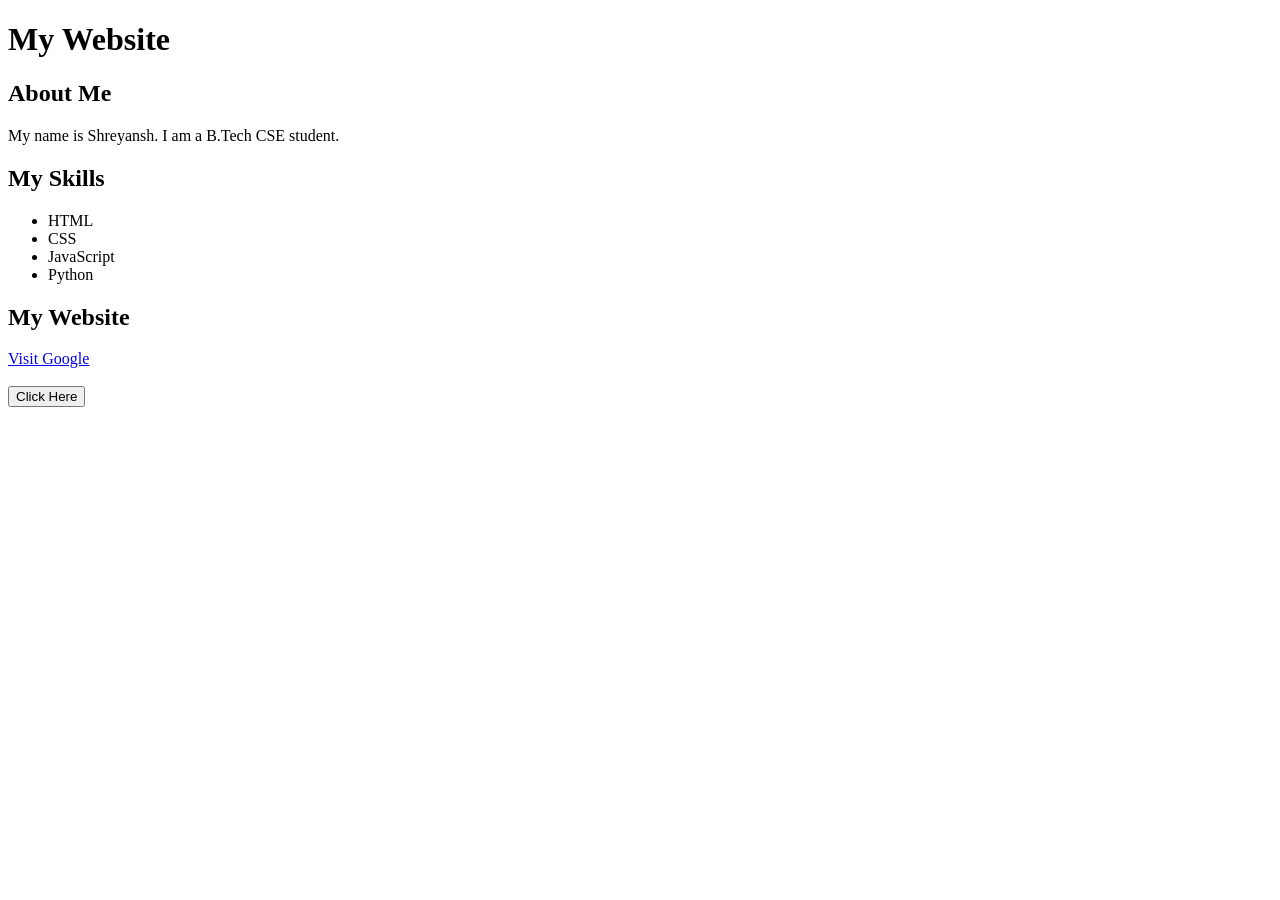
<file: basic code/index2.html>
<!DOCTYPE html>
<html>
<head>
    <title>Student Website</title>
</head>

<body>

    <h1>My Website</h1>

    <h2>About Me</h2>
    <p>My name is Shreyansh. I am a B.Tech CSE student.</p>

    <h2>My Skills</h2>

    <ul>
        <li>HTML</li>
        <li>CSS</li>
        <li>JavaScript</li>
        <li>Python</li>
    </ul>

    <h2>My Website</h2>
    <a href="https://www.google.com">Visit Google</a>

    <br><br>

    <button>Click Here</button>

</body>
</html>
</file>
<file: style.css>
/* ==========================================================================
   AETHERIA EXPEDITIONS — LUXURY TRAVEL AGENCY
   Design System & Styling (Pure Vanilla CSS)
   ========================================================================== */


/* --- Google Fonts Import --- */
@import url('https://fonts.googleapis.com/css2?family=Cinzel:wght@400;600;700;800&family=Plus+Jakarta+Sans:wght@300;400;500;600;700&display=swap');

/* --- CSS Variables / Design Tokens --- */
:root {
  /* Colors */
  --color-bg: #090e17;
  --color-bg-card: rgba(18, 26, 40, 0.75);
  --color-bg-card-hover: rgba(26, 37, 56, 0.88);
  --color-surface: #0f172a;
  --color-surface-light: #162238;
  
  --color-gold: #e5a93b;
  --color-gold-light: #f7ca6d;
  --color-gold-dark: #b8801d;
  --color-gold-glow: rgba(229, 169, 59, 0.25);
  
  --color-teal: #14b8a6;
  --color-teal-glow: rgba(20, 184, 166, 0.2);
  
  --color-text-main: #f8fafc;
  --color-text-muted: #94a3b8;
  --color-text-dim: #64748b;
  
  --color-border: rgba(255, 255, 255, 0.08);
  --color-border-hover: rgba(229, 169, 59, 0.35);
  --color-border-active: rgba(229, 169, 59, 0.6);

  /* Typography */
  --font-serif: 'Cinzel', Georgia, serif;
  --font-sans: 'Plus Jakarta Sans', -apple-system, BlinkMacSystemFont, 'Segoe UI', Roboto, sans-serif;

  /* Shadows & Glassmorphism */
  --shadow-sm: 0 4px 12px rgba(0, 0, 0, 0.25);
  --shadow-md: 0 10px 30px rgba(0, 0, 0, 0.35);
  --shadow-lg: 0 20px 45px rgba(0, 0, 0, 0.5);
  --shadow-gold: 0 8px 30px rgba(229, 169, 59, 0.25);
  --shadow-card: 0 15px 35px rgba(0, 0, 0, 0.4), inset 0 1px 0 rgba(255, 255, 255, 0.08);
  
  --glass-bg: rgba(15, 23, 42, 0.65);
  --glass-blur: blur(16px);

  /* Transitions */
  --transition-fast: 0.2s cubic-bezier(0.4, 0, 0.2, 1);
  --transition-normal: 0.35s cubic-bezier(0.4, 0, 0.2, 1);
  --transition-slow: 0.6s cubic-bezier(0.4, 0, 0.2, 1);

  /* Border Radii */
  --radius-sm: 8px;
  --radius-md: 14px;
  --radius-lg: 20px;
  --radius-xl: 28px;
  --radius-full: 9999px;
}

/* --- Base & Reset --- */
*, *::before, *::after {
  margin: 0;
  padding: 0;
  box-sizing: border-box;
}

html {
  scroll-behavior: smooth;
  font-size: 16px;
  color-scheme: dark;
}

body {
  font-family: var(--font-sans);
  background-color: var(--color-bg);
  color: var(--color-text-main);
  line-height: 1.65;
  overflow-x: hidden;
  -webkit-font-smoothing: antialiased;
  -moz-osx-font-smoothing: grayscale;
}

a {
  color: inherit;
  text-decoration: none;
  transition: color var(--transition-fast);
}

img {
  max-width: 100%;
  display: block;
  object-fit: cover;
}

button, input, select, textarea {
  font-family: inherit;
  font-size: inherit;
  color: inherit;
}

/* --- Utilities & Container --- */
.container {
  width: 90%;
  max-width: 1280px;
  margin-inline: auto;
  padding-inline: 1.5rem;
}

.text-gold {
  color: var(--color-gold);
}

.gradient-text {
  background: linear-gradient(135deg, #ffffff 20%, var(--color-gold-light) 60%, var(--color-gold) 100%);
  -webkit-background-clip: text;
  -webkit-text-fill-color: transparent;
}

.badge {
  display: inline-flex;
  align-items: center;
  gap: 0.5rem;
  padding: 0.4rem 1rem;
  border-radius: var(--radius-full);
  font-size: 0.75rem;
  font-weight: 600;
  letter-spacing: 0.12em;
  text-transform: uppercase;
  background: rgba(229, 169, 59, 0.12);
  color: var(--color-gold-light);
  border: 1px solid rgba(229, 169, 59, 0.28);
  backdrop-filter: blur(8px);
}

.badge-subtle {
  background: rgba(255, 255, 255, 0.08);
  color: var(--color-text-muted);
  border: 1px solid var(--color-border);
}

.badge-glow {
  box-shadow: 0 0 16px var(--color-gold-glow);
}

/* --- Buttons --- */
.btn {
  display: inline-flex;
  align-items: center;
  justify-content: center;
  gap: 0.6rem;
  padding: 0.85rem 1.85rem;
  border-radius: var(--radius-full);
  font-weight: 600;
  font-size: 0.95rem;
  letter-spacing: 0.03em;
  cursor: pointer;
  border: none;
  transition: all var(--transition-normal);
  text-decoration: none;
  position: relative;
  overflow: hidden;
  z-index: 1;
}

.btn-primary {
  background: linear-gradient(135deg, var(--color-gold-light), var(--color-gold-dark));
  color: #0d131f;
  font-weight: 700;
  box-shadow: var(--shadow-gold);
}

.btn-primary::after {
  content: '';
  position: absolute;
  inset: 0;
  background: linear-gradient(135deg, #ffffff 0%, transparent 60%);
  opacity: 0;
  transition: opacity var(--transition-fast);
  z-index: -1;
}

.btn-primary:hover {
  transform: translateY(-2px);
  box-shadow: 0 12px 35px rgba(229, 169, 59, 0.4);
}

.btn-primary:hover::after {
  opacity: 0.25;
}

.btn-secondary {
  background: rgba(255, 255, 255, 0.06);
  color: var(--color-text-main);
  border: 1px solid var(--color-border);
  backdrop-filter: blur(10px);
}

.btn-secondary:hover {
  background: rgba(255, 255, 255, 0.12);
  border-color: rgba(255, 255, 255, 0.25);
  transform: translateY(-2px);
  color: #ffffff;
}

.btn-outline-gold {
  background: transparent;
  color: var(--color-gold-light);
  border: 1px solid rgba(229, 169, 59, 0.5);
}

.btn-outline-gold:hover {
  background: rgba(229, 169, 59, 0.12);
  border-color: var(--color-gold);
  transform: translateY(-2px);
}

.btn-sm {
  padding: 0.55rem 1.25rem;
  font-size: 0.85rem;
}

.btn-lg {
  padding: 1.1rem 2.4rem;
  font-size: 1.05rem;
}

/* --- Top Announcement Bar --- */
.announcement-bar {
  background: linear-gradient(90deg, #101826, #1e293b, #101826);
  border-bottom: 1px solid var(--color-border);
  font-size: 0.8rem;
  letter-spacing: 0.05em;
  padding: 0.5rem 0;
  text-align: center;
  color: var(--color-text-muted);
}

.announcement-bar a {
  color: var(--color-gold-light);
  font-weight: 600;
  margin-left: 0.4rem;
  text-decoration: underline;
  text-underline-offset: 3px;
}

.announcement-bar a:hover {
  color: #ffffff;
}

/* --- Header / Navigation --- */
.site-header {
  position: sticky;
  top: 0;
  width: 100%;
  z-index: 1000;
  background: rgba(9, 14, 23, 0.82);
  backdrop-filter: var(--glass-blur);
  -webkit-backdrop-filter: var(--glass-blur);
  border-bottom: 1px solid var(--color-border);
  transition: all var(--transition-normal);
}

.nav-container {
  display: flex;
  align-items: center;
  justify-content: space-between;
  height: 80px;
}

/* Brand Logo */
.brand-logo {
  display: flex;
  align-items: center;
  gap: 0.75rem;
  font-family: var(--font-serif);
  text-decoration: none;
}

.brand-icon {
  width: 40px;
  height: 40px;
  border-radius: var(--radius-sm);
  background: linear-gradient(135deg, rgba(229, 169, 59, 0.2), rgba(20, 184, 166, 0.2));
  border: 1px solid rgba(229, 169, 59, 0.4);
  display: flex;
  align-items: center;
  justify-content: center;
  color: var(--color-gold-light);
  font-size: 1.25rem;
  box-shadow: 0 0 15px var(--color-gold-glow);
}

.brand-text {
  display: flex;
  flex-direction: column;
}

.brand-title {
  font-size: 1.35rem;
  font-weight: 700;
  letter-spacing: 0.15em;
  color: #ffffff;
  line-height: 1.1;
}

.brand-tagline {
  font-size: 0.65rem;
  font-family: var(--font-sans);
  font-weight: 600;
  letter-spacing: 0.25em;
  text-transform: uppercase;
  color: var(--color-gold);
}

/* Navigation Links */
.nav-links {
  display: flex;
  align-items: center;
  gap: 2rem;
  list-style: none;
}

.nav-links a {
  font-size: 0.92rem;
  font-weight: 500;
  color: var(--color-text-muted);
  position: relative;
  padding: 0.4rem 0;
}

.nav-links a::after {
  content: '';
  position: absolute;
  bottom: 0;
  left: 0;
  width: 0;
  height: 2px;
  background: linear-gradient(90deg, var(--color-gold-light), transparent);
  transition: width var(--transition-normal);
}

.nav-links a:hover {
  color: #ffffff;
}

.nav-links a:hover::after {
  width: 100%;
}

.nav-actions {
  display: flex;
  align-items: center;
  gap: 1.25rem;
}

.nav-contact-quick {
  display: flex;
  flex-direction: column;
  text-align: right;
  font-size: 0.78rem;
  color: var(--color-text-dim);
}

.nav-contact-quick span {
  color: var(--color-text-main);
  font-weight: 600;
  letter-spacing: 0.05em;
}

/* Mobile Nav Toggle (Pure CSS) */
.nav-toggle-input {
  display: none;
}

.nav-toggle-label {
  display: none;
  flex-direction: column;
  justify-content: space-between;
  width: 28px;
  height: 20px;
  cursor: pointer;
  z-index: 1002;
}

.nav-toggle-label span {
  display: block;
  height: 2px;
  width: 100%;
  background-color: var(--color-text-main);
  border-radius: 2px;
  transition: all var(--transition-normal);
}

/* --- Hero Section --- */
.hero-section {
  position: relative;
  min-height: calc(100vh - 120px);
  display: flex;
  align-items: center;
  justify-content: center;
  padding: 4.5rem 0 6rem;
  background-image: 
    linear-gradient(180deg, rgba(9, 14, 23, 0.4) 0%, rgba(9, 14, 23, 0.82) 75%, var(--color-bg) 100%),
    radial-gradient(ellipse at 50% 20%, rgba(20, 184, 166, 0.15), transparent 70%),
    url('images/hero.jpg');
  background-size: cover;
  background-position: center 35%;
  background-repeat: no-repeat;
  background-attachment: fixed;
  overflow: hidden;
}

.hero-overlay-glow {
  position: absolute;
  top: 15%;
  left: 50%;
  transform: translateX(-50%);
  width: 600px;
  height: 600px;
  background: radial-gradient(circle, rgba(229, 169, 59, 0.12) 0%, transparent 70%);
  filter: blur(80px);
  pointer-events: none;
  z-index: 0;
}

.hero-content {
  position: relative;
  z-index: 1;
  text-align: center;
  max-width: 940px;
  margin: 0 auto;
}

.hero-badge-wrap {
  margin-bottom: 1.5rem;
}

.hero-title {
  font-family: var(--font-serif);
  font-size: clamp(2.5rem, 5.5vw, 4.4rem);
  font-weight: 700;
  line-height: 1.15;
  letter-spacing: -0.02em;
  margin-bottom: 1.5rem;
  text-wrap: balance;
}

.hero-description {
  font-size: clamp(1.05rem, 1.6vw, 1.25rem);
  color: #cbd5e1;
  font-weight: 400;
  line-height: 1.7;
  max-width: 720px;
  margin: 0 auto 2.5rem;
  text-shadow: 0 2px 8px rgba(0, 0, 0, 0.6);
}

.hero-cta-group {
  display: flex;
  align-items: center;
  justify-content: center;
  gap: 1.25rem;
  flex-wrap: wrap;
  margin-bottom: 3.5rem;
}

/* Trip Search / Planning Bar (Glassmorphic) */
.hero-search-card {
  background: rgba(15, 23, 42, 0.78);
  border: 1px solid rgba(255, 255, 255, 0.12);
  backdrop-filter: var(--glass-blur);
  -webkit-backdrop-filter: var(--glass-blur);
  border-radius: var(--radius-xl);
  padding: 1rem 1.5rem;
  box-shadow: var(--shadow-lg), 0 0 35px rgba(0, 0, 0, 0.5);
  width: 100%;
  max-width: 1050px;
  margin: 0 auto 3rem;
}

.search-form-grid {
  display: grid;
  grid-template-columns: repeat(4, 1fr) auto;
  gap: 1.25rem;
  align-items: center;
}

.search-field {
  display: flex;
  flex-direction: column;
  text-align: left;
  position: relative;
}

.search-field:not(:last-child)::after {
  content: '';
  position: absolute;
  right: -0.625rem;
  top: 20%;
  height: 60%;
  width: 1px;
  background-color: rgba(255, 255, 255, 0.08);
}

.search-label {
  font-size: 0.72rem;
  font-weight: 700;
  letter-spacing: 0.08em;
  text-transform: uppercase;
  color: var(--color-gold);
  margin-bottom: 0.35rem;
  display: flex;
  align-items: center;
  gap: 0.4rem;
}

.search-input, .search-select {
  background: transparent;
  border: none;
  color: #ffffff;
  font-size: 0.95rem;
  font-weight: 500;
  outline: none;
  cursor: pointer;
  width: 100%;
}

.search-select option {
  background-color: var(--color-surface);
  color: var(--color-text-main);
  padding: 0.5rem;
}

.search-input::placeholder {
  color: var(--color-text-dim);
}

/* Hero Stats Bar */
.hero-stats-row {
  display: flex;
  justify-content: center;
  align-items: center;
  gap: 3rem;
  flex-wrap: wrap;
  padding-top: 1rem;
}

.hero-stat-item {
  display: flex;
  align-items: center;
  gap: 0.85rem;
  text-align: left;
}

.hero-stat-num {
  font-family: var(--font-serif);
  font-size: 1.75rem;
  font-weight: 700;
  color: #ffffff;
  line-height: 1;
}

.hero-stat-desc {
  font-size: 0.78rem;
  color: var(--color-text-muted);
  line-height: 1.2;
}

/* --- Section Shared Styles --- */
.section {
  padding: 6.5rem 0;
  position: relative;
}

.section-dark {
  background-color: #070b13;
}

.section-pattern {
  background-image: 
    radial-gradient(circle at 10% 20%, rgba(229, 169, 59, 0.04) 0%, transparent 40%),
    radial-gradient(circle at 90% 80%, rgba(20, 184, 166, 0.04) 0%, transparent 40%);
}

.section-header {
  text-align: center;
  max-width: 720px;
  margin: 0 auto 4rem;
}

.section-subtitle {
  font-size: 0.82rem;
  font-weight: 700;
  letter-spacing: 0.18em;
  text-transform: uppercase;
  color: var(--color-gold);
  margin-bottom: 0.85rem;
  display: block;
}

.section-title {
  font-family: var(--font-serif);
  font-size: clamp(2rem, 3.8vw, 3rem);
  font-weight: 700;
  line-height: 1.2;
  color: #ffffff;
  margin-bottom: 1.25rem;
}

.section-desc {
  font-size: 1.05rem;
  color: var(--color-text-muted);
  line-height: 1.65;
}

/* --- Destination Filter & Grid --- */
.filter-container {
  display: flex;
  justify-content: center;
  gap: 0.6rem;
  margin-bottom: 3.5rem;
  flex-wrap: wrap;
}

/* Pure CSS Filter Navigation */
.filter-btn {
  padding: 0.65rem 1.4rem;
  border-radius: var(--radius-full);
  font-size: 0.85rem;
  font-weight: 600;
  letter-spacing: 0.03em;
  color: var(--color-text-muted);
  background: rgba(255, 255, 255, 0.04);
  border: 1px solid var(--color-border);
  cursor: pointer;
  transition: all var(--transition-fast);
  text-decoration: none;
}

.filter-btn:hover {
  color: #ffffff;
  background: rgba(255, 255, 255, 0.08);
  border-color: rgba(255, 255, 255, 0.2);
}

.filter-btn.active, .filter-btn:focus {
  background: rgba(229, 169, 59, 0.18);
  color: var(--color-gold-light);
  border-color: var(--color-gold);
  box-shadow: 0 0 20px var(--color-gold-glow);
}

/* Grid Layout */
.destinations-grid {
  display: grid;
  grid-template-columns: repeat(auto-fill, minmax(360px, 1fr));
  gap: 2rem;
}

/* Destination Card */
.dest-card {
  background: var(--color-bg-card);
  border: 1px solid var(--color-border);
  border-radius: var(--radius-lg);
  overflow: hidden;
  box-shadow: var(--shadow-card);
  transition: all var(--transition-normal);
  display: flex;
  flex-direction: column;
  position: relative;
  backdrop-filter: blur(12px);
}

.dest-card:hover {
  transform: translateY(-8px);
  border-color: var(--color-border-hover);
  box-shadow: 0 20px 40px rgba(0, 0, 0, 0.6), 0 0 25px rgba(229, 169, 59, 0.15);
}

.dest-image-wrap {
  position: relative;
  width: 100%;
  height: 260px;
  overflow: hidden;
}

.dest-image {
  width: 100%;
  height: 100%;
  object-fit: cover;
  transition: transform var(--transition-slow);
}

.dest-card:hover .dest-image {
  transform: scale(1.08);
}

.dest-image-gradient {
  position: absolute;
  inset: 0;
  background: linear-gradient(180deg, rgba(9, 14, 23, 0.1) 0%, rgba(9, 14, 23, 0.8) 100%);
  pointer-events: none;
}

.dest-badge-top {
  position: absolute;
  top: 1rem;
  left: 1rem;
  z-index: 2;
}

.dest-rating {
  position: absolute;
  top: 1rem;
  right: 1rem;
  z-index: 2;
  background: rgba(9, 14, 23, 0.75);
  backdrop-filter: blur(8px);
  padding: 0.35rem 0.75rem;
  border-radius: var(--radius-full);
  border: 1px solid rgba(255, 255, 255, 0.15);
  font-size: 0.8rem;
  font-weight: 700;
  color: #ffffff;
  display: flex;
  align-items: center;
  gap: 0.35rem;
}

.dest-rating span {
  color: var(--color-gold);
}

.dest-location-tag {
  position: absolute;
  bottom: 1rem;
  left: 1.25rem;
  z-index: 2;
  display: flex;
  align-items: center;
  gap: 0.4rem;
  color: #e2e8f0;
  font-size: 0.82rem;
  font-weight: 600;
  text-shadow: 0 1px 4px rgba(0, 0, 0, 0.8);
}

.dest-location-tag svg {
  color: var(--color-gold);
}

.dest-content {
  padding: 1.5rem;
  display: flex;
  flex-direction: column;
  flex-grow: 1;
}

.dest-title {
  font-family: var(--font-serif);
  font-size: 1.35rem;
  font-weight: 700;
  color: #ffffff;
  margin-bottom: 0.45rem;
  line-height: 1.3;
}

.dest-tagline {
  font-size: 0.88rem;
  color: var(--color-text-muted);
  margin-bottom: 1.15rem;
  line-height: 1.5;
}

.dest-features-list {
  display: flex;
  flex-wrap: wrap;
  gap: 0.5rem;
  margin-bottom: 1.5rem;
  list-style: none;
}

.dest-feature-tag {
  background: rgba(255, 255, 255, 0.05);
  border: 1px solid rgba(255, 255, 255, 0.06);
  color: #cbd5e1;
  font-size: 0.74rem;
  font-weight: 500;
  padding: 0.25rem 0.65rem;
  border-radius: var(--radius-sm);
  display: flex;
  align-items: center;
  gap: 0.3rem;
}

.dest-footer {
  margin-top: auto;
  padding-top: 1.25rem;
  border-top: 1px solid var(--color-border);
  display: flex;
  align-items: center;
  justify-content: space-between;
}

.dest-pricing {
  display: flex;
  flex-direction: column;
}

.dest-price-label {
  font-size: 0.7rem;
  text-transform: uppercase;
  letter-spacing: 0.08em;
  color: var(--color-text-dim);
}

.dest-price-val {
  font-family: var(--font-serif);
  font-size: 1.25rem;
  font-weight: 700;
  color: var(--color-gold-light);
}

.dest-price-unit {
  font-size: 0.72rem;
  font-family: var(--font-sans);
  color: var(--color-text-muted);
  font-weight: 400;
}

/* --- Signature Odyssey Spotlight --- */
.spotlight-card {
  background: linear-gradient(135deg, rgba(18, 26, 40, 0.95), rgba(11, 16, 26, 0.95));
  border: 1px solid rgba(229, 169, 59, 0.3);
  border-radius: var(--radius-xl);
  overflow: hidden;
  box-shadow: var(--shadow-lg), 0 0 40px rgba(229, 169, 59, 0.1);
  display: grid;
  grid-template-columns: 1fr 1fr;
  position: relative;
}

.spotlight-media {
  position: relative;
  min-height: 480px;
}

.spotlight-media img {
  width: 100%;
  height: 100%;
  object-fit: cover;
}

.spotlight-media-overlay {
  position: absolute;
  inset: 0;
  background: linear-gradient(90deg, transparent 40%, rgba(18, 26, 40, 0.98) 100%),
              linear-gradient(180deg, rgba(9, 14, 23, 0.2) 0%, rgba(9, 14, 23, 0.8) 100%);
}

.spotlight-media-badge {
  position: absolute;
  top: 2rem;
  left: 2rem;
  z-index: 2;
}

.spotlight-content {
  padding: 3.5rem;
  display: flex;
  flex-direction: column;
  justify-content: center;
}

.spotlight-headline {
  font-family: var(--font-serif);
  font-size: 2.25rem;
  font-weight: 700;
  line-height: 1.25;
  margin-bottom: 1.25rem;
  color: #ffffff;
}

.spotlight-desc {
  font-size: 1rem;
  color: var(--color-text-muted);
  line-height: 1.7;
  margin-bottom: 2rem;
}

/* Interactive Details Accordion */
.accordion-group {
  margin-bottom: 2rem;
  display: flex;
  flex-direction: column;
  gap: 0.75rem;
}

.accordion-item {
  background: rgba(255, 255, 255, 0.03);
  border: 1px solid var(--color-border);
  border-radius: var(--radius-md);
  overflow: hidden;
  transition: all var(--transition-fast);
}

.accordion-item[open] {
  background: rgba(255, 255, 255, 0.06);
  border-color: rgba(229, 169, 59, 0.4);
}

.accordion-header {
  padding: 1rem 1.25rem;
  font-weight: 600;
  font-size: 0.95rem;
  cursor: pointer;
  color: #ffffff;
  display: flex;
  align-items: center;
  justify-content: space-between;
  list-style: none;
  user-select: none;
}

.accordion-header::-webkit-details-marker {
  display: none;
}

.accordion-day-badge {
  font-size: 0.75rem;
  font-weight: 700;
  color: var(--color-gold);
  background: rgba(229, 169, 59, 0.15);
  padding: 0.2rem 0.6rem;
  border-radius: var(--radius-sm);
  margin-right: 0.75rem;
}

.accordion-header-icon {
  font-size: 0.85rem;
  color: var(--color-gold);
  transition: transform var(--transition-fast);
}

.accordion-item[open] .accordion-header-icon {
  transform: rotate(180deg);
}

.accordion-body {
  padding: 0 1.25rem 1.25rem;
  font-size: 0.88rem;
  color: var(--color-text-muted);
  line-height: 1.6;
  border-top: 1px dashed rgba(255, 255, 255, 0.08);
  margin-top: 0.5rem;
  padding-top: 0.75rem;
}

.spotlight-actions {
  display: flex;
  align-items: center;
  gap: 1.5rem;
  flex-wrap: wrap;
}

/* --- Curated Pillars / Why Choose Us --- */
.pillars-grid {
  display: grid;
  grid-template-columns: repeat(auto-fit, minmax(260px, 1fr));
  gap: 2rem;
}

.pillar-card {
  background: var(--color-bg-card);
  border: 1px solid var(--color-border);
  border-radius: var(--radius-lg);
  padding: 2.25rem 2rem;
  transition: all var(--transition-normal);
  position: relative;
  backdrop-filter: blur(10px);
}

.pillar-card:hover {
  transform: translateY(-6px);
  border-color: var(--color-border-hover);
  background: var(--color-bg-card-hover);
  box-shadow: 0 15px 35px rgba(0, 0, 0, 0.4), 0 0 20px var(--color-gold-glow);
}

.pillar-icon-box {
  width: 58px;
  height: 58px;
  border-radius: var(--radius-md);
  background: linear-gradient(135deg, rgba(229, 169, 59, 0.15), rgba(20, 184, 166, 0.15));
  border: 1px solid rgba(229, 169, 59, 0.35);
  display: flex;
  align-items: center;
  justify-content: center;
  font-size: 1.5rem;
  color: var(--color-gold-light);
  margin-bottom: 1.5rem;
}

.pillar-title {
  font-family: var(--font-serif);
  font-size: 1.25rem;
  font-weight: 700;
  color: #ffffff;
  margin-bottom: 0.75rem;
}

.pillar-desc {
  font-size: 0.92rem;
  color: var(--color-text-muted);
  line-height: 1.6;
}

/* --- Testimonials Section --- */
.testimonials-grid {
  display: grid;
  grid-template-columns: repeat(auto-fit, minmax(320px, 1fr));
  gap: 2rem;
}

.testimonial-card {
  background: var(--color-bg-card);
  border: 1px solid var(--color-border);
  border-radius: var(--radius-lg);
  padding: 2.25rem;
  box-shadow: var(--shadow-card);
  display: flex;
  flex-direction: column;
  position: relative;
  backdrop-filter: blur(12px);
  transition: all var(--transition-normal);
}

.testimonial-card:hover {
  border-color: var(--color-border-hover);
  transform: translateY(-4px);
}

.quote-mark {
  font-family: var(--font-serif);
  font-size: 3.5rem;
  line-height: 1;
  color: rgba(229, 169, 59, 0.2);
  margin-bottom: -1rem;
}

.testimonial-text {
  font-size: 0.98rem;
  color: #e2e8f0;
  line-height: 1.7;
  font-style: italic;
  margin-bottom: 1.75rem;
  flex-grow: 1;
}

.testimonial-stars {
  color: var(--color-gold);
  font-size: 0.85rem;
  margin-bottom: 1rem;
  letter-spacing: 0.1em;
}

.testimonial-author-row {
  display: flex;
  align-items: center;
  gap: 1rem;
  border-top: 1px solid var(--color-border);
  padding-top: 1.25rem;
}

.author-avatar {
  width: 48px;
  height: 48px;
  border-radius: var(--radius-full);
  background: linear-gradient(135deg, var(--color-gold-dark), var(--color-teal));
  display: flex;
  align-items: center;
  justify-content: center;
  font-weight: 700;
  color: #ffffff;
  font-size: 1rem;
  border: 2px solid rgba(255, 255, 255, 0.15);
}

.author-info {
  display: flex;
  flex-direction: column;
}

.author-name {
  font-weight: 700;
  font-size: 0.95rem;
  color: #ffffff;
}

.author-role {
  font-size: 0.78rem;
  color: var(--color-text-dim);
}

/* --- Inquiry / Booking Section --- */
.inquiry-wrapper {
  background: linear-gradient(135deg, rgba(16, 24, 38, 0.9), rgba(9, 14, 23, 0.95));
  border: 1px solid rgba(229, 169, 59, 0.35);
  border-radius: var(--radius-xl);
  padding: 4rem 3.5rem;
  box-shadow: var(--shadow-lg), 0 0 50px rgba(0, 0, 0, 0.6);
  position: relative;
  overflow: hidden;
}

.inquiry-wrapper::before {
  content: '';
  position: absolute;
  top: 0;
  right: 0;
  width: 400px;
  height: 400px;
  background: radial-gradient(circle, rgba(229, 169, 59, 0.1) 0%, transparent 70%);
  pointer-events: none;
}

.inquiry-grid {
  display: grid;
  grid-template-columns: 1fr 1.3fr;
  gap: 4rem;
  align-items: start;
}

.inquiry-content h3 {
  font-family: var(--font-serif);
  font-size: 2.25rem;
  font-weight: 700;
  color: #ffffff;
  line-height: 1.25;
  margin-bottom: 1.25rem;
}

.inquiry-content p {
  color: var(--color-text-muted);
  font-size: 1rem;
  line-height: 1.7;
  margin-bottom: 2.5rem;
}

.inquiry-perks-list {
  display: flex;
  flex-direction: column;
  gap: 1.25rem;
  list-style: none;
}

.inquiry-perk-item {
  display: flex;
  align-items: flex-start;
  gap: 1rem;
}

.inquiry-perk-icon {
  width: 32px;
  height: 32px;
  border-radius: var(--radius-full);
  background: rgba(229, 169, 59, 0.15);
  border: 1px solid rgba(229, 169, 59, 0.4);
  color: var(--color-gold);
  display: flex;
  align-items: center;
  justify-content: center;
  font-size: 0.85rem;
  flex-shrink: 0;
}

.inquiry-perk-title {
  font-weight: 600;
  font-size: 0.95rem;
  color: #ffffff;
  margin-bottom: 0.2rem;
}

.inquiry-perk-desc {
  font-size: 0.82rem;
  color: var(--color-text-dim);
}

/* Inquiry Form */
.inquiry-form {
  background: rgba(15, 23, 42, 0.6);
  border: 1px solid var(--color-border);
  border-radius: var(--radius-lg);
  padding: 2.5rem;
  backdrop-filter: blur(12px);
}

.form-row {
  display: grid;
  grid-template-columns: 1fr 1fr;
  gap: 1.25rem;
  margin-bottom: 1.25rem;
}

.form-group {
  display: flex;
  flex-direction: column;
  margin-bottom: 1.25rem;
}

.form-label {
  font-size: 0.78rem;
  font-weight: 600;
  letter-spacing: 0.05em;
  text-transform: uppercase;
  color: var(--color-text-muted);
  margin-bottom: 0.5rem;
}

.form-control {
  background: rgba(255, 255, 255, 0.04);
  border: 1px solid var(--color-border);
  border-radius: var(--radius-sm);
  padding: 0.85rem 1rem;
  color: #ffffff;
  font-size: 0.92rem;
  outline: none;
  transition: all var(--transition-fast);
}

.form-control:focus {
  border-color: var(--color-gold);
  background: rgba(255, 255, 255, 0.07);
  box-shadow: 0 0 15px var(--color-gold-glow);
}

.form-control option {
  background-color: var(--color-surface);
  color: #ffffff;
}

textarea.form-control {
  resize: vertical;
  min-height: 100px;
}

/* --- Pure CSS Interactive Modal (Destination Details) --- */
.modal-overlay {
  position: fixed;
  inset: 0;
  background: rgba(5, 8, 14, 0.85);
  backdrop-filter: blur(12px);
  -webkit-backdrop-filter: blur(12px);
  z-index: 2000;
  display: flex;
  align-items: center;
  justify-content: center;
  padding: 1.5rem;
  opacity: 0;
  visibility: hidden;
  transition: all var(--transition-normal);
}

/* When targeted via #modal-id in URL */
.modal-overlay:target {
  opacity: 1;
  visibility: visible;
}

.modal-card {
  background: #111a28;
  border: 1px solid rgba(229, 169, 59, 0.4);
  border-radius: var(--radius-xl);
  max-width: 780px;
  width: 100%;
  max-height: 90vh;
  overflow-y: auto;
  position: relative;
  box-shadow: var(--shadow-lg), 0 0 50px rgba(229, 169, 59, 0.2);
  transform: translateY(20px);
  transition: transform var(--transition-normal);
}

.modal-overlay:target .modal-card {
  transform: translateY(0);
}

.modal-close-btn {
  position: absolute;
  top: 1.25rem;
  right: 1.25rem;
  width: 36px;
  height: 36px;
  border-radius: var(--radius-full);
  background: rgba(0, 0, 0, 0.6);
  border: 1px solid rgba(255, 255, 255, 0.2);
  color: #ffffff;
  display: flex;
  align-items: center;
  justify-content: center;
  font-size: 1.25rem;
  text-decoration: none;
  z-index: 10;
  transition: all var(--transition-fast);
}

.modal-close-btn:hover {
  background: var(--color-gold);
  color: #000;
}

.modal-header-img {
  width: 100%;
  height: 280px;
  object-fit: cover;
}

.modal-body {
  padding: 2.25rem;
}

.modal-title {
  font-family: var(--font-serif);
  font-size: 1.85rem;
  font-weight: 700;
  color: #ffffff;
  margin-bottom: 0.5rem;
}

.modal-subtitle {
  color: var(--color-gold);
  font-size: 0.95rem;
  font-weight: 600;
  margin-bottom: 1.5rem;
}

.modal-specs-grid {
  display: grid;
  grid-template-columns: repeat(3, 1fr);
  gap: 1rem;
  margin-bottom: 1.75rem;
  background: rgba(255, 255, 255, 0.03);
  border: 1px solid var(--color-border);
  border-radius: var(--radius-md);
  padding: 1rem;
}

.modal-spec-item {
  text-align: center;
}

.modal-spec-label {
  font-size: 0.72rem;
  color: var(--color-text-dim);
  text-transform: uppercase;
  margin-bottom: 0.25rem;
}

.modal-spec-val {
  font-weight: 700;
  color: #ffffff;
  font-size: 0.95rem;
}

/* --- Footer --- */
.site-footer {
  background-color: #060910;
  border-top: 1px solid var(--color-border);
  padding: 5rem 0 2.5rem;
  position: relative;
}

.footer-top {
  display: grid;
  grid-template-columns: 2fr 1fr 1fr 1.5fr;
  gap: 3.5rem;
  margin-bottom: 4rem;
}

.footer-brand-desc {
  color: var(--color-text-muted);
  font-size: 0.9rem;
  line-height: 1.7;
  margin: 1.25rem 0 1.75rem;
  max-width: 360px;
}

.footer-social-links {
  display: flex;
  gap: 0.75rem;
}

.social-link {
  width: 40px;
  height: 40px;
  border-radius: var(--radius-full);
  background: rgba(255, 255, 255, 0.05);
  border: 1px solid var(--color-border);
  display: flex;
  align-items: center;
  justify-content: center;
  color: var(--color-text-muted);
  font-size: 0.95rem;
  transition: all var(--transition-fast);
}

.social-link:hover {
  background: var(--color-gold);
  color: #0b111e;
  border-color: var(--color-gold);
  transform: translateY(-3px);
}

.footer-heading {
  font-family: var(--font-serif);
  font-size: 1.05rem;
  font-weight: 700;
  letter-spacing: 0.08em;
  color: #ffffff;
  margin-bottom: 1.5rem;
}

.footer-nav-list {
  list-style: none;
  display: flex;
  flex-direction: column;
  gap: 0.85rem;
}

.footer-nav-list a {
  color: var(--color-text-muted);
  font-size: 0.88rem;
  transition: color var(--transition-fast);
}

.footer-nav-list a:hover {
  color: var(--color-gold-light);
  padding-left: 4px;
}

.footer-newsletter p {
  color: var(--color-text-muted);
  font-size: 0.88rem;
  line-height: 1.6;
  margin-bottom: 1.25rem;
}

.newsletter-form {
  display: flex;
  gap: 0.5rem;
}

.newsletter-input {
  background: rgba(255, 255, 255, 0.05);
  border: 1px solid var(--color-border);
  border-radius: var(--radius-full);
  padding: 0.75rem 1.25rem;
  color: #ffffff;
  font-size: 0.88rem;
  outline: none;
  flex-grow: 1;
}

.newsletter-input:focus {
  border-color: var(--color-gold);
}

.footer-bottom {
  border-top: 1px solid var(--color-border);
  padding-top: 2rem;
  display: flex;
  align-items: center;
  justify-content: space-between;
  flex-wrap: wrap;
  gap: 1rem;
  font-size: 0.82rem;
  color: var(--color-text-dim);
}

.footer-bottom-links {
  display: flex;
  gap: 1.5rem;
}

.footer-bottom-links a:hover {
  color: var(--color-text-muted);
}

/* --- Responsive Adjustments --- */
@media (max-width: 1024px) {
  .search-form-grid {
    grid-template-columns: repeat(2, 1fr);
  }
  
  .search-field:nth-child(2)::after {
    display: none;
  }
  
  .spotlight-card {
    grid-template-columns: 1fr;
  }
  
  .spotlight-media {
    min-height: 340px;
  }
  
  .inquiry-grid {
    grid-template-columns: 1fr;
    gap: 3rem;
  }
  
  .footer-top {
    grid-template-columns: 1fr 1fr;
    gap: 2.5rem;
  }
}

@media (max-width: 768px) {
  .announcement-bar {
    display: none;
  }

  .nav-toggle-label {
    display: flex;
  }

  .nav-links {
    position: fixed;
    top: 80px;
    left: 0;
    right: 0;
    background: rgba(9, 14, 23, 0.98);
    backdrop-filter: blur(20px);
    flex-direction: column;
    padding: 2.5rem;
    gap: 1.5rem;
    border-bottom: 1px solid var(--color-border);
    transform: translateY(-150%);
    opacity: 0;
    pointer-events: none;
    transition: all var(--transition-normal);
  }

  .nav-toggle-input:checked ~ .site-header .nav-links,
  .site-header:has(.nav-toggle-input:checked) .nav-links {
    transform: translateY(0);
    opacity: 1;
    pointer-events: auto;
  }

  .nav-contact-quick {
    display: none;
  }

  .search-form-grid {
    grid-template-columns: 1fr;
  }

  .search-field::after {
    display: none !important;
  }

  .form-row {
    grid-template-columns: 1fr;
  }

  .inquiry-wrapper {
    padding: 2.5rem 1.5rem;
  }

  .inquiry-form {
    padding: 1.5rem;
  }

  .footer-top {
    grid-template-columns: 1fr;
  }

  .hero-stats-row {
    gap: 1.5rem;
  }

  .modal-specs-grid {
    grid-template-columns: 1fr;
  }
}
</file>
